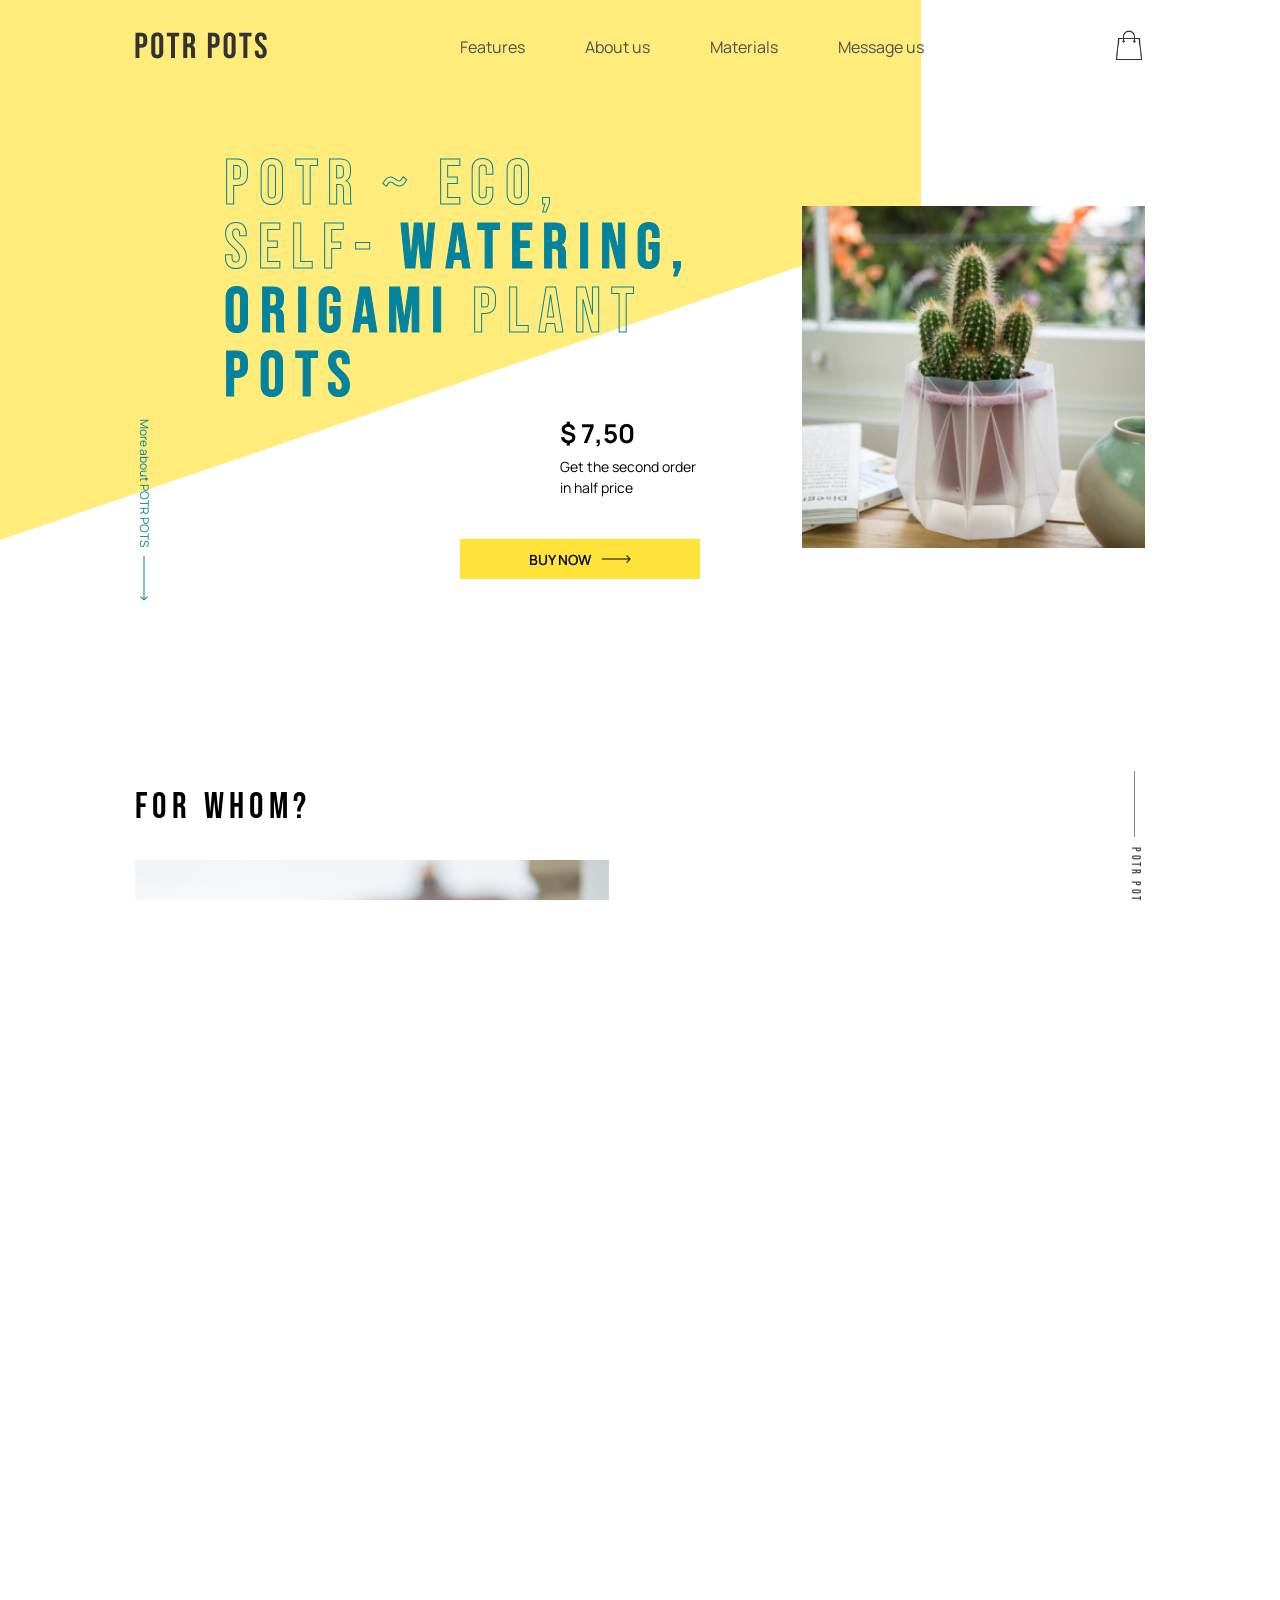
<file: index.html>
<!DOCTYPE html><html lang="en" class="page"><head><meta charset="UTF-8"><meta name="viewport" content="width=device-width, initial-scale=1.0"><title>Potr Pots</title><link rel="shortcut icon" type="image/png" href="Potr-fav.60067156.png"><link rel="preconnect" href="https://fonts.googleapis.com"><link rel="preconnect" href="https://fonts.gstatic.com"><link href="https://fonts.googleapis.com/css2?family=Bebas+Neue&display=swap" rel="stylesheet"><link href="https://fonts.googleapis.com/css2?family=Manrope:wght@400;500;700&display=swap" rel="stylesheet"><link rel="stylesheet" href="https://unpkg.com/swiper/swiper-bundle.min.css"><link rel="stylesheet" href="main.e659273b.css"></head><body class="page__body"> <header class="header" id="home"> <div class="header__content"> <div class="container header__container"> <div class="header__top"> <a href="#" class="logo"></a> <nav class="header__nav nav"> <ul class="nav__list"> <li class="nav__list-item"> <a href="#features" class="nav__link"> Features</a> </li> <li class="nav__list-item"> <a href="#potrTeam" class="nav__link">About us</a> </li> <li class="nav__list-item"> <a href="#materials" class="nav__link">Materials</a> </li> <li class="nav__list-item"> <a href="#questions" class="nav__link">Message us</a> </li> </ul> </nav> <a href="#questions" class="header__basket"> <img src="bug.172d680e.svg" alt="Basket link"> </a> <a href="#burger-menu" class="header__btn"></a> </div> <div class="header__bottom"> <div class="header__img-container"> <img src="SMall pot smal (1).9feee4d3.jpg" alt="pots image" class="header__img"> </div> <h1 class="header__title"> POTR ~ Eco, <br> self- <span class="header__title header__title--fill">watering, <br> origami</span> plant <br> <span class="header__card-title header__title--fill">pots</span> </h1> <div class="header__info"> <p class="header__info-price">$ 7,50</p> <p class="header__info-text">Get the second order in half price</p> </div> <a href="#questions" class="header__buy-btn"> Buy now </a> <a class="header__scroll-down" href="#for-whom"> <p class="header__scroll-down-text"> More about POTR POTS </p> <img src="Arrow.bbb1f5ba.svg" alt="arrow" class="header__scroll-down-icon"> </a>  </div> </div> </div> </header> <nav class="page__menu burger-menu" id="burger-menu"> <div class="burger-menu__content"> <ul class="burger-menu__list"> <li class="burger-menu__list-item"> <a href="#questions" class="burger-menu__link">Basket</a> <span class="burger-menu__link-count"> 0 </span> </li> <li class="burger-menu__list-item"> <a href="#features" class="burger-menu__link"> Features</a> </li> <li class="burger-menu__list-item"> <a href="#materials" class="burger-menu__link">Materials</a> </li> <li class="burger-menu__list-item"> <a href="#potrTeam" class="burger-menu__link">About us</a> </li> <li class="burger-menu__list-item"> <a href="#questions" class="burger-menu__link">Message us</a> </li> </ul> <div class="burger-menu__bottom"> <a href="#" class="burger-menu__close"> <span class="burger-menu__close-text">Close</span> <img src="close.c94136f2.svg" alt="close button"> </a> </div> </div> </nav> <main class="page__main"> <section class="page__section for-whom" id="for-whom"> <div class="container"> <h1 class="for-whom__title">For whom?</h1> <div class="for-whom__cards"> <div class="for-whom__card for-whom__card--one"> <img src="card1photo.e434ea79.jpg" alt="pots photo" class="for-whom__card-photo for-whom__card-photo--one"> <div class="for-whom__card-about"> <div class="for-whom__card-pre"> <span>*</span> <p>Robust</p> </div> <div class="for-whom__card-info for-whom__card-info--one"> <img src="nomber1.4973f5aa.svg" alt="number one"> <div class="for-whom__card-text"> <h2 class="for-whom__card-title"> For those who value durable things </h2> <p class="for-whom__card-paragraph"> Don’t worry if you happen to knock your POTR on the floor, unlike a traditional ceramic pot it will take the fall in its stride. </p> </div> </div> </div> </div> <div class="for-whom__card for-whom__card--two"> <img src="card2photo.8587a9f5.jpg" alt="pots photo" class="for-whom__card-photo for-whom__card-photo--two"> <div class="for-whom__card-about"> <div class="for-whom__card-pre for-whom__card-pre--two"> <span>*</span> <p>Beautiful </p> </div> <div class="for-whom__card-info for-whom__card-info--two"> <img src="nomber2.75dc4533.svg" alt="number two"> <div class="for-whom__card-text"> <h2 class="for-whom__card-title"> For those who love modern design </h2> <p class="for-whom__card-paragraph"> We strived to achieve something that would look beautiful in your home while being incredibly functional and intuitive to use. </p> </div> </div> </div> </div> <div class="for-whom__card for-whom__card--three"> <img src="card3photo.be8e22d6.jpg" alt="pots photo" class="for-whom__card-photo for-whom__card-photo--three"> <div class="for-whom__card-about"> <div class="for-whom__card-pre for-whom__card-pre--three"> <span>*</span> <p>Saves time</p> </div> <div class="for-whom__card-info for-whom__card-info--three"> <img src="nomber3.093a4211.svg" alt="number three"> <div class="for-whom__card-text"> <h2 class="for-whom__card-title"> For those who don't have enough time to regular water indoor plants </h2> <p class="for-whom__card-paragraph"> Water is drawn up through the cotton by the plant using tried and tested wicking technology. It's particularly useful if you aren’t able to water them yourself on a regular basis! </p> </div> </div> </div> </div> </div> </div> <a href="#" class="for-whom__vertical">POTR POTS</a> <a href="#" class="for-whom__vertical for-whom__vertical--left"> POTR POTS </a> </section> <section class="page__section features" id="features"> <div class="container"> <h1 class="features__title"> Potr pots <span class="features__title features__title--fill">features</span> </h1> <div class="features__cards"> <div class="features__card"> <img src="features1img.bdab837b.jpg" alt="potr pots image" class="features__card-img"> <h3 class="features__card-title"> Flat pack postage </h3> <p class="features__card-text"> The pots will be shipped flat packed so they can be slipped through your letter box </p> </div> <div class="features__card"> <img src="features2img.22b4a0a3.jpg" alt="potr pots image" class="features__card-img"> <h3 class="features__card-title"> Easy assembly </h3> <p class="features__card-text"> POTR Pots are super easy (and super satisfying) to assemble using the quick draw cotton cord </p> </div> <div class="features__card"> <img src="features3img.82f98dfc.jpg" alt="potr pots image" class="features__card-img"> <h3 class="features__card-title"> Self-watering </h3> <p class="features__card-text"> Simply add water into the pot — if your plant is thirsty it will automatically start drinking the water through the cotton cord. Magic! </p> </div> </div> </div> </section> <section class="page__section potrTeam" id="potrTeam"> <div class="container"> <h2 class="potrTeam__title"> Meet the POTR team! </h2> <div class="potrTeam__content"> <h1 class="potrTeam__member potrTeam__member--1"> Martin </h1> <img src="potrTeam.6d8b7070.jpg" alt="potr team" class="potrTeam__img"> <p class="potrTeam__text"> Andy and Martin are experienced product designers with a love of plants and the environment. They have over ten years combined industry experience in bringing products to market at some of the worlds largest consumer product companies. <br> <br> Having studied Product Design Engineering together at the Glasgow School of Art, they have a long history of working as a team on a variety of design projects. </p> <h1 class="potrTeam__member potrTeam__member--2"> Andy </h1> </div> </div> </section> <section class="page__section materials" id="materials"> <div class="materials-mobile"> <div class="container"> <h1 class="materials-mobile__title">Materials and Features</h1> <img src="sliderImg.7094cf62.jpg" alt="material image" class="materials-mobile__img"> <div class="swiper"> <div class="swiper-wrapper"> <div class="swiper-slide"> We have chosen Bobbiny recycled cotton cord to use as our draw string and wicking cord. Not only is it 100% recycled, it looks great and works really well at wicking water. </div> <div class="swiper-slide"> Shipped flat packed so they can be slipped through your letterbox, POTR Pots have the smallest carbon footprint possible during transit. </div> <div class="swiper-slide"> Once assembled the cotton cord doubles as the watering system, allowing your plants to self-regulate their water intake using tried and tested wicking technology. </div> <div class="swiper-slide"> POTR pots are flat pack, origami planters designed to self-water your plants, made from recycled materials. </div> <div class="swiper-slide"> POTR Pots are constructed using recycled polypropylene which can be fully recycled. </div> </div> <div class="swiper-pagination"></div> </div> </div> </div> <div class="container"> <div class="materials__content"> <h1 class="materials__title">Materials and <br> Features</h1> <div class="materials__info"> <h3 class="materials__info-title">Environmentally friendly</h3> <p class="materials__info-text"> All materials used in our pots are made from <span class="materials__info-text--bold"> 100% recycled materials </span> and are <span class="materials__info-text--bold"> 100% recyclable at the end of life </span> (should you ever choose to get rid of your POTR!). All materials have been sourced from within Europe to reduce our carbon footprint when transporting the raw materials, and all manufacturing is carried out in the UK. </p> </div> <img src="sliderImg.7094cf62.jpg" alt="potr background image" class="materials__img"> <div class="materials__button-container"> <button type="button" class="materials__toggle-button materials__toggle-button--1"> </button> <button type="button" class="materials__toggle-button materials__toggle-button--2"> </button> <button type="button" class="materials__toggle-button materials__toggle-button--3"> </button> <button class="materials__toggle-button materials__toggle-button--4"> </button> <button type="button" class="materials__toggle-button materials__toggle-button--5"> </button> </div> <div class="materials__text-container"> <p class="materials__toggle-text materials__toggle-text--1 hiddenText"> POTR Pots are constructed using recycled polypropylene which can be fully recycled. </p> <p class="materials__toggle-text materials__toggle-text--2 hiddenText"> POTR pots are flat pack, origami planters designed to self-water your plants, made from recycled materials. </p> <p class="materials__toggle-text materials__toggle-text--3 hiddenText"> Once assembled the cotton cord doubles as the watering system, allowing your plants to self-regulate their water intake using tried and tested wicking technology. </p> <p class="materials__toggle-text materials__toggle-text--4 hiddenText"> Shipped flat packed so they can be slipped through your letterbox, POTR Pots have the smallest carbon footprint possible during transit. </p> <p class="materials__toggle-text materials__toggle-text--5 hiddenText"> We have chosen Bobbiny recycled cotton cord to use as our draw string and wicking cord. Not only is it 100% recycled, it looks great and works really well at wicking water. </p> </div> <a href="#" class="materials__vertical">POTR POTS</a> <a href="#" class="materials__vertical materials__vertical--left"> POTR POTS </a> </div> </div> </section> <section class="page__section size"> <div class="container"> <h1 class="size__title"> Which size POTR for my house plant ? </h1> <div class="size__contant"> <p class="size__intro"> Pre potted plants come in fairly standard sized pots, and can be classified into one of two categories: </p> <img src="size.1c4c5d6f.jpg" alt="size patterns" class="size__img"> <div class="size__categories"> <div class="size__category"> <h3 class="size__category-title"> large </h3> <p class="size__category-text"> Large POTR Pot = 14cm diameter (1.5 litre) house plant pot or less </p> </div> <div class="size__category"> <h3 class="size__category-title"> Small </h3> <p class="size__category-text"> Small POTR Pot = 10cm diameter (0.49 litre) house plant pot or less </p> </div> </div> <p class="size__post-info"> POTR Pots have a little bit of give around the top rim so can fit slightly larger sizes than the recommended sizes stated above if necessary. </p> </div> </div> </section> <section class="page__section benefits"> <div class="container"> <div class="benefits__content"> <img src="benefits.3059c77d.jpg" alt="pots benefits photos" class="benefits__img"> <ul class="benefits__list"> <li class="benfits__list-item list-item"> <h3 class="list-item__title"> Easy assembly </h3> <p class="list-item__description"> Pull the draw string to assemble! </p> </li> <li class="benfits__list-item list-item"> <h3 class="list-item__title"> Self-watering </h3> <p class="list-item__description"> Add water to POTR and watch your plant drink! </p> </li> <li class="benfits__list-item list-item"> <h3 class="list-item__title"> Flat pack postage </h3> <p class="list-item__description"> POTR pots arrive flat packed in an envelope! </p> </li> </ul> <div class="benefits__buy-block"> <a href="#questions" class="benefits__buy-button"> Buy now </a> <p class="benefits__discount-value"> 50% off </p> <p class="benefits__discount-description"> Get the second order in half price </p> </div> <a href="#features" class="benefits__vertical">POTR Pots Features</a> </div> </div> </section> <section class="page__section questions" id="questions"> <div class="container"> <h1 class="questions__title"> Have any questions? </h1> <div class="questions__content"> <form action="#" method="post" class="questions__form form"> <p class="form__intro"> Here few ways to get in touch with us: </p> <h3 class="form__title"> Message us </h3> <input placeholder="Name" type="text" name="name" class="form__field" required> <input placeholder="Email" type="email" name="email" class="form__field" required> <textarea placeholder="Message" name="message" class="form__field form__field--message" required></textarea> <button class="form__button" type="submit"> Submit </button> </form> <ul class="questions__contacts-list"> <li class="questions__contacts-item"> <a href="tel:(270) 555-0117" class="questions__contacts-link"> <h3 class="questions__contacts-title"> Our phone </h3> <p class="questions__contacts-value"> (270) 555-0117 </p> </a> </li> <li class="questions__contacts-item"> <a href="mailto:potrpots@gmail.com" class="questions__contacts-link"> <h3 class="questions__contacts-title"> Our email </h3> <p class="questions__contacts-value"> potrpots@gmail.com </p> </a> </li> <li class="questions__contacts-item"> <a href="https://goo.gl/maps/9dGsAfGgkXoHfzZM7" class="questions__contacts-link" target="_blank"> <h3 class="questions__contacts-title"> Our office </h3> <p class="questions__contacts-value"> United Kingdom 99 Staple Hill Road, Bristol, BS16 5AD </p> </a> </li> </ul> </div> </div> </section> </main> <footer class="footer"> <div class="footer__adrres-block"> <h3 class="footer__adrres-title"> Adrress </h3> <p class="footer__adrres-text"> United Kingdom 99 Staple Hill Road, Bristol, BS16 5AD </p> </div> <div class="footer__social-block"> <div class="footer__social-media"> <a href="https://twitter.com" class="footer__social-network" target="_blank"> <img src="twiter.0d78063b.svg" alt="twitter link" class="footer__social-icon"> </a> <a href="https://www.instagram.com/potrpots" class="footer__social-network" target="_blank"> <img src="instagram.7638a90b.svg" alt="instagram link" class="footer__social-icon"> </a> <a href="https://www.facebook.com/potrpots/" class="footer__social-network" target="_blank"> <img src="facebook.79e4e051.svg" alt="facebook link" class="footer__social-icon"> </a> </div> <a class="footer__logo" href="#"> <img src="POTR-POTS.8514d000.png" alt="home link"> </a> </div> <div class="footer__about-us"> <a href="#potrTeam" class="footer__about-us-link"> About us </a> <p class="footer__about-us-copyright">Copyright © 2023</p> </div> </footer> <script src="https://unpkg.com/swiper/swiper-bundle.min.js"></script> <script type="text/javascript" src="main.9934243e.js"></script> </body></html>
</file>
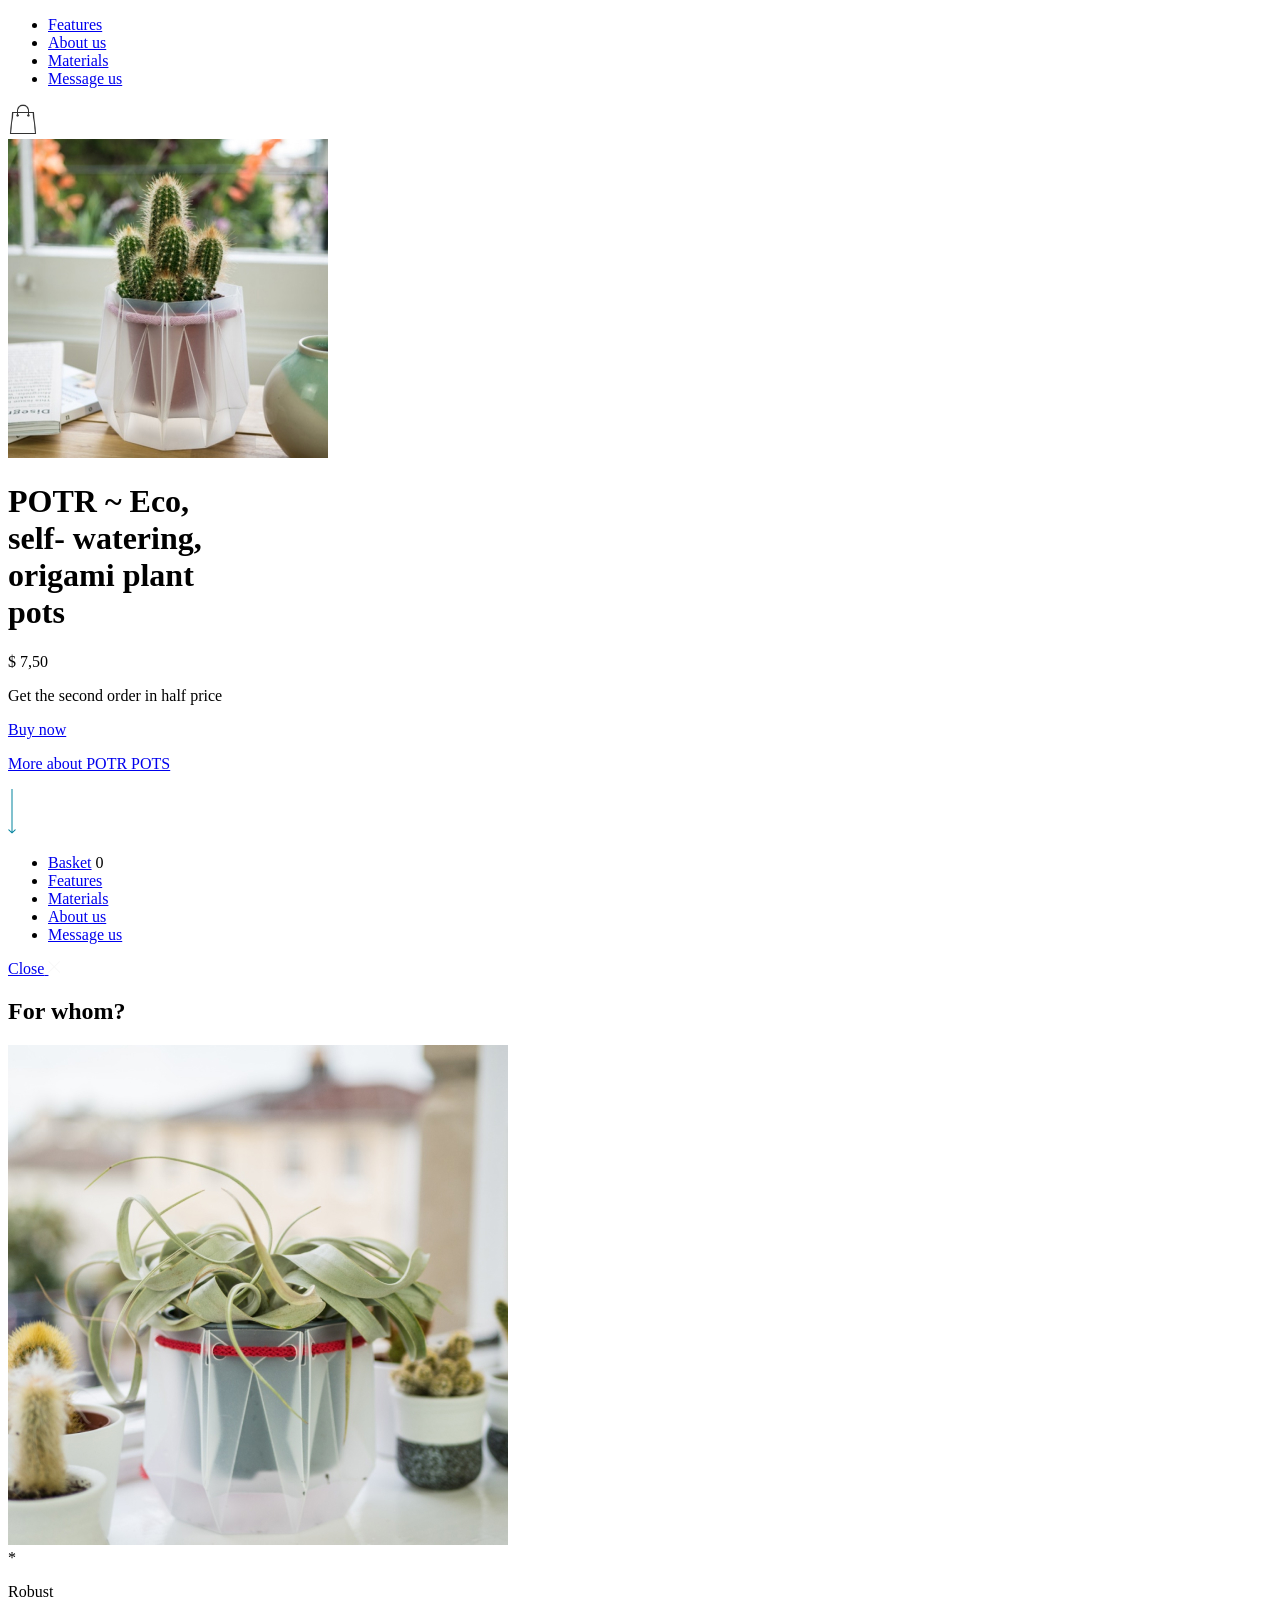
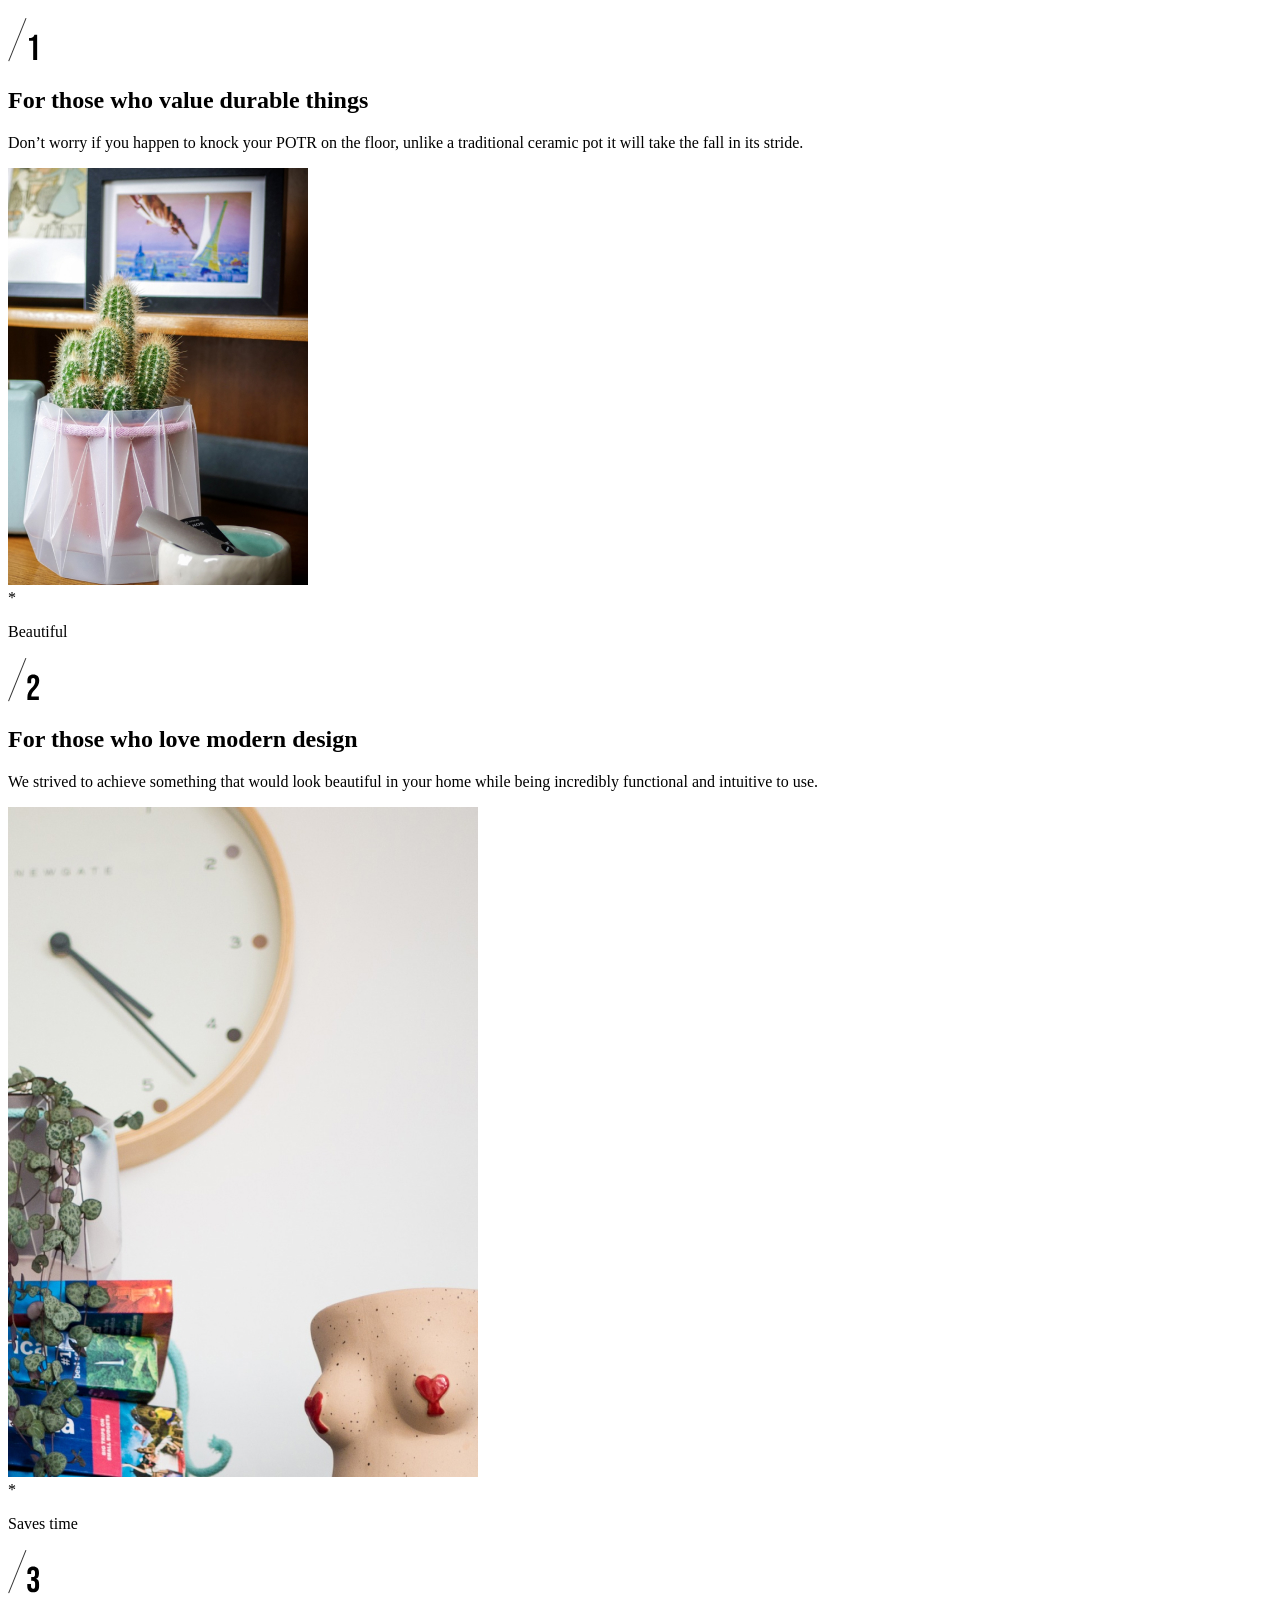
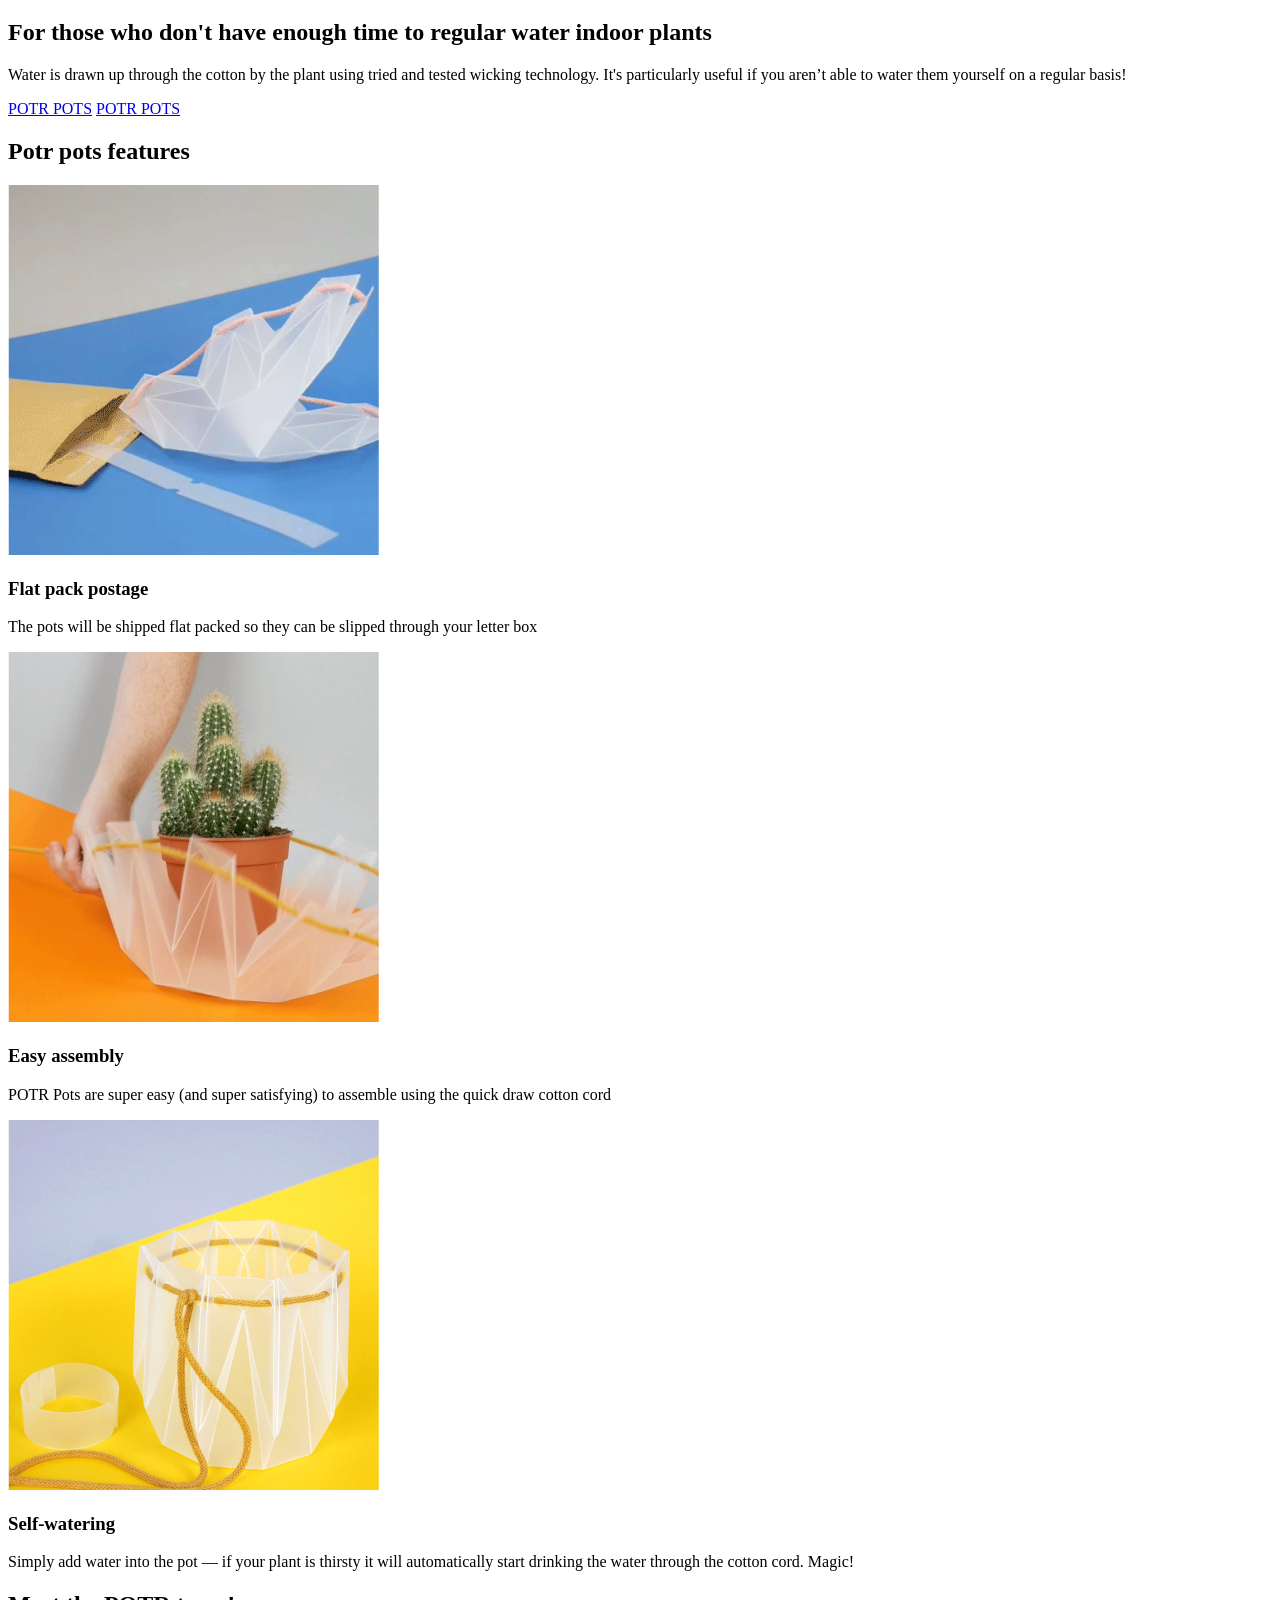
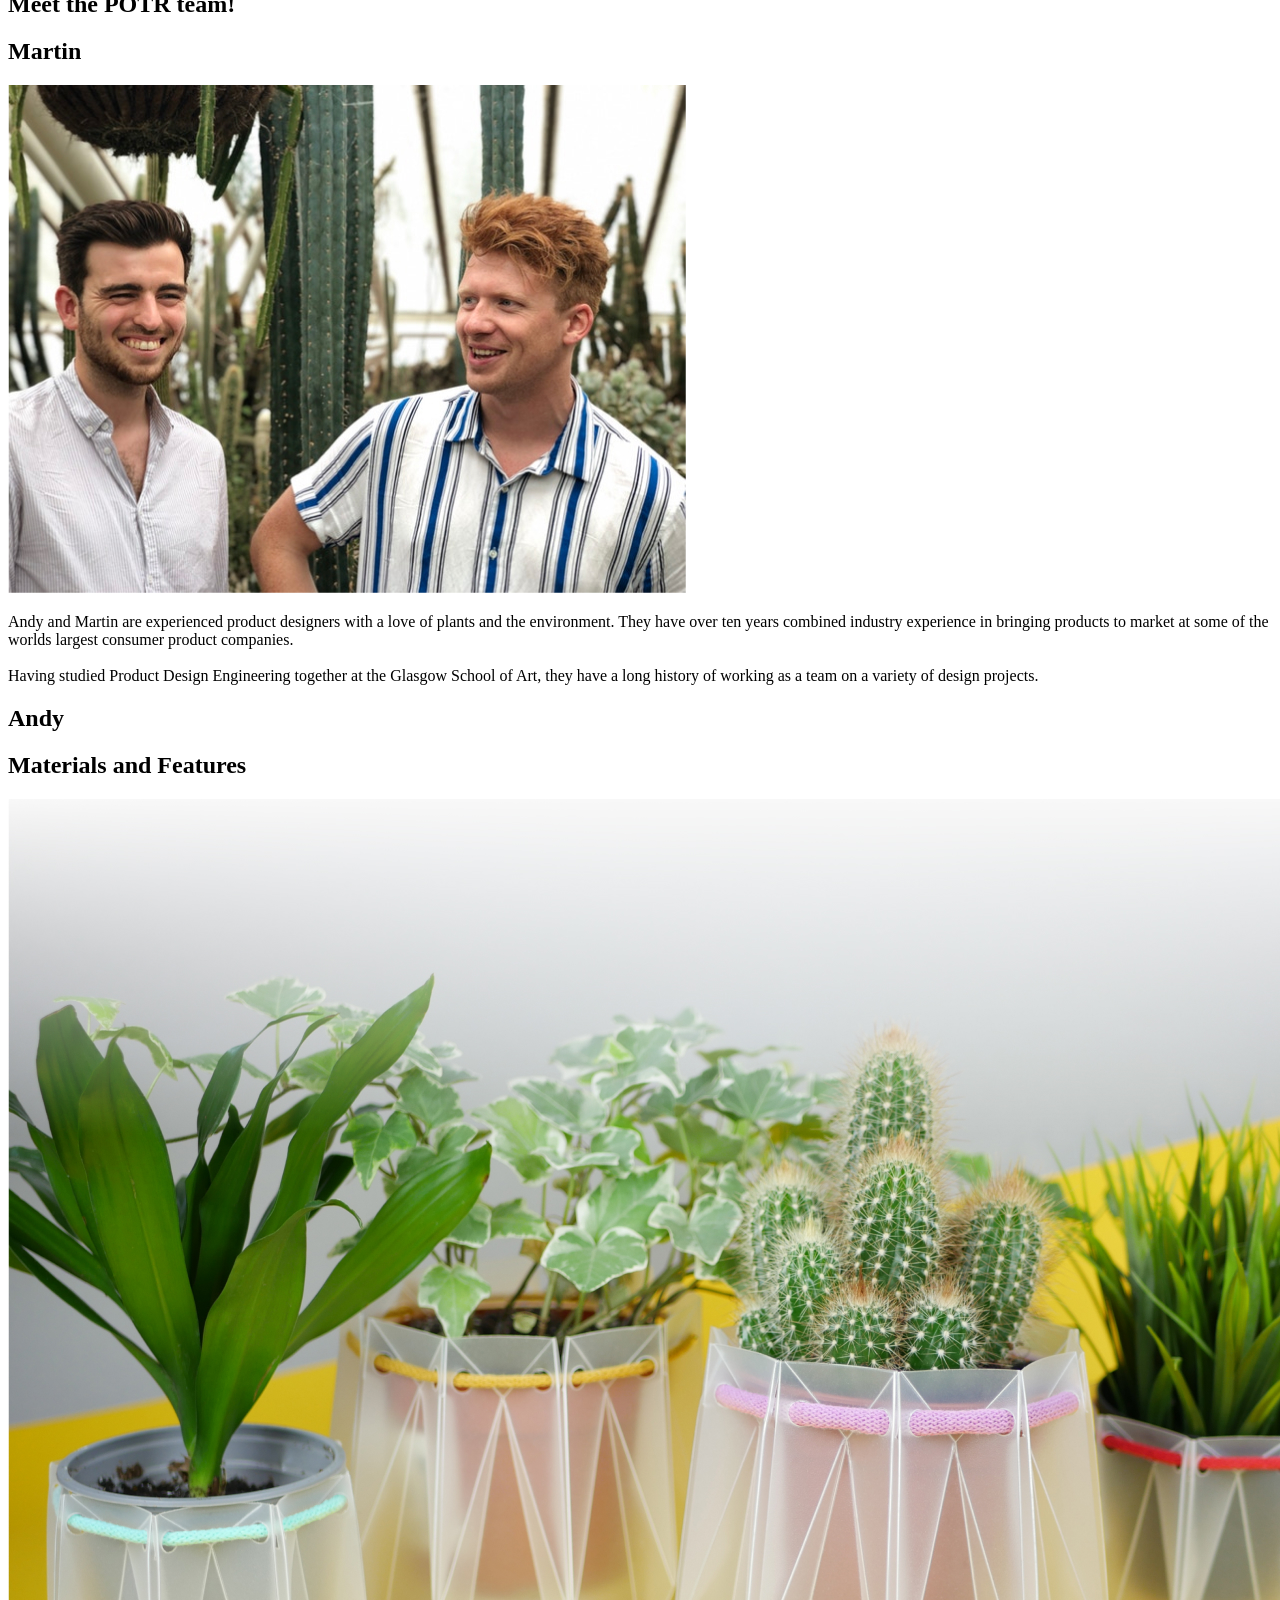
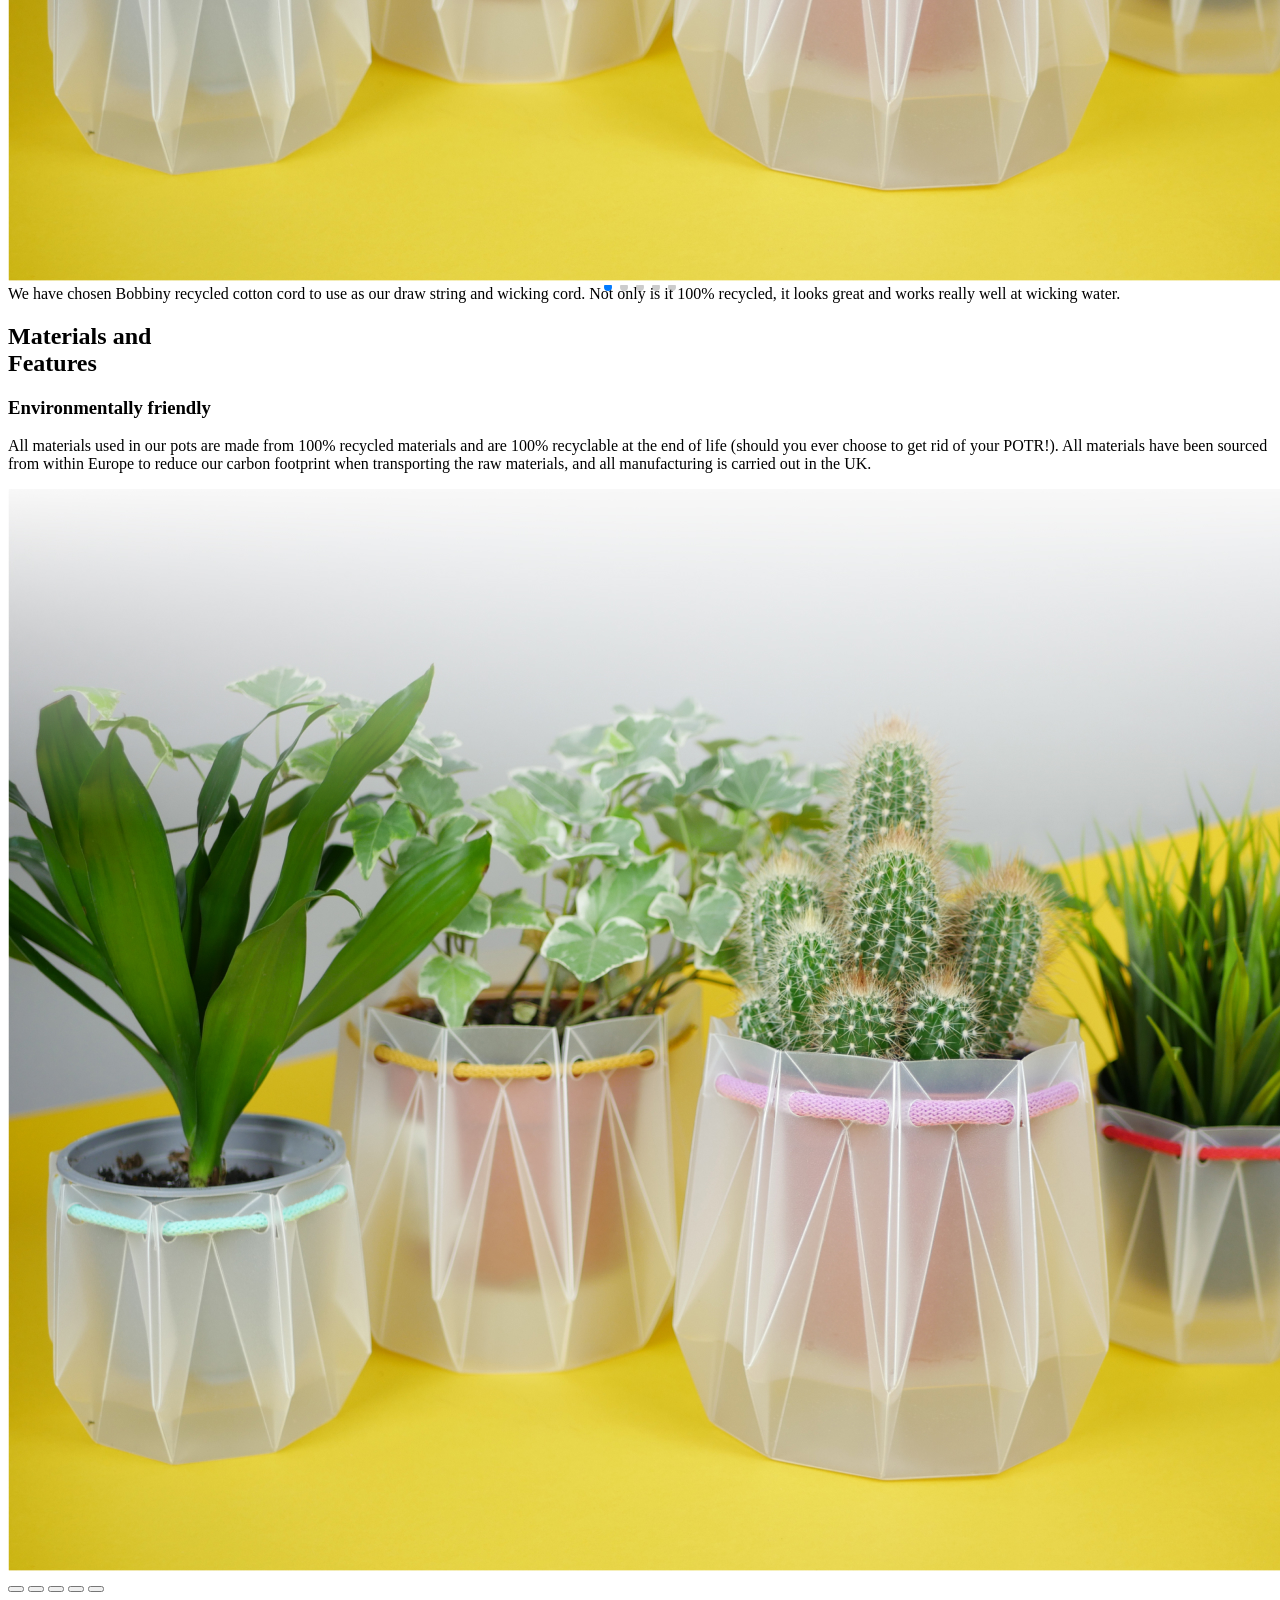
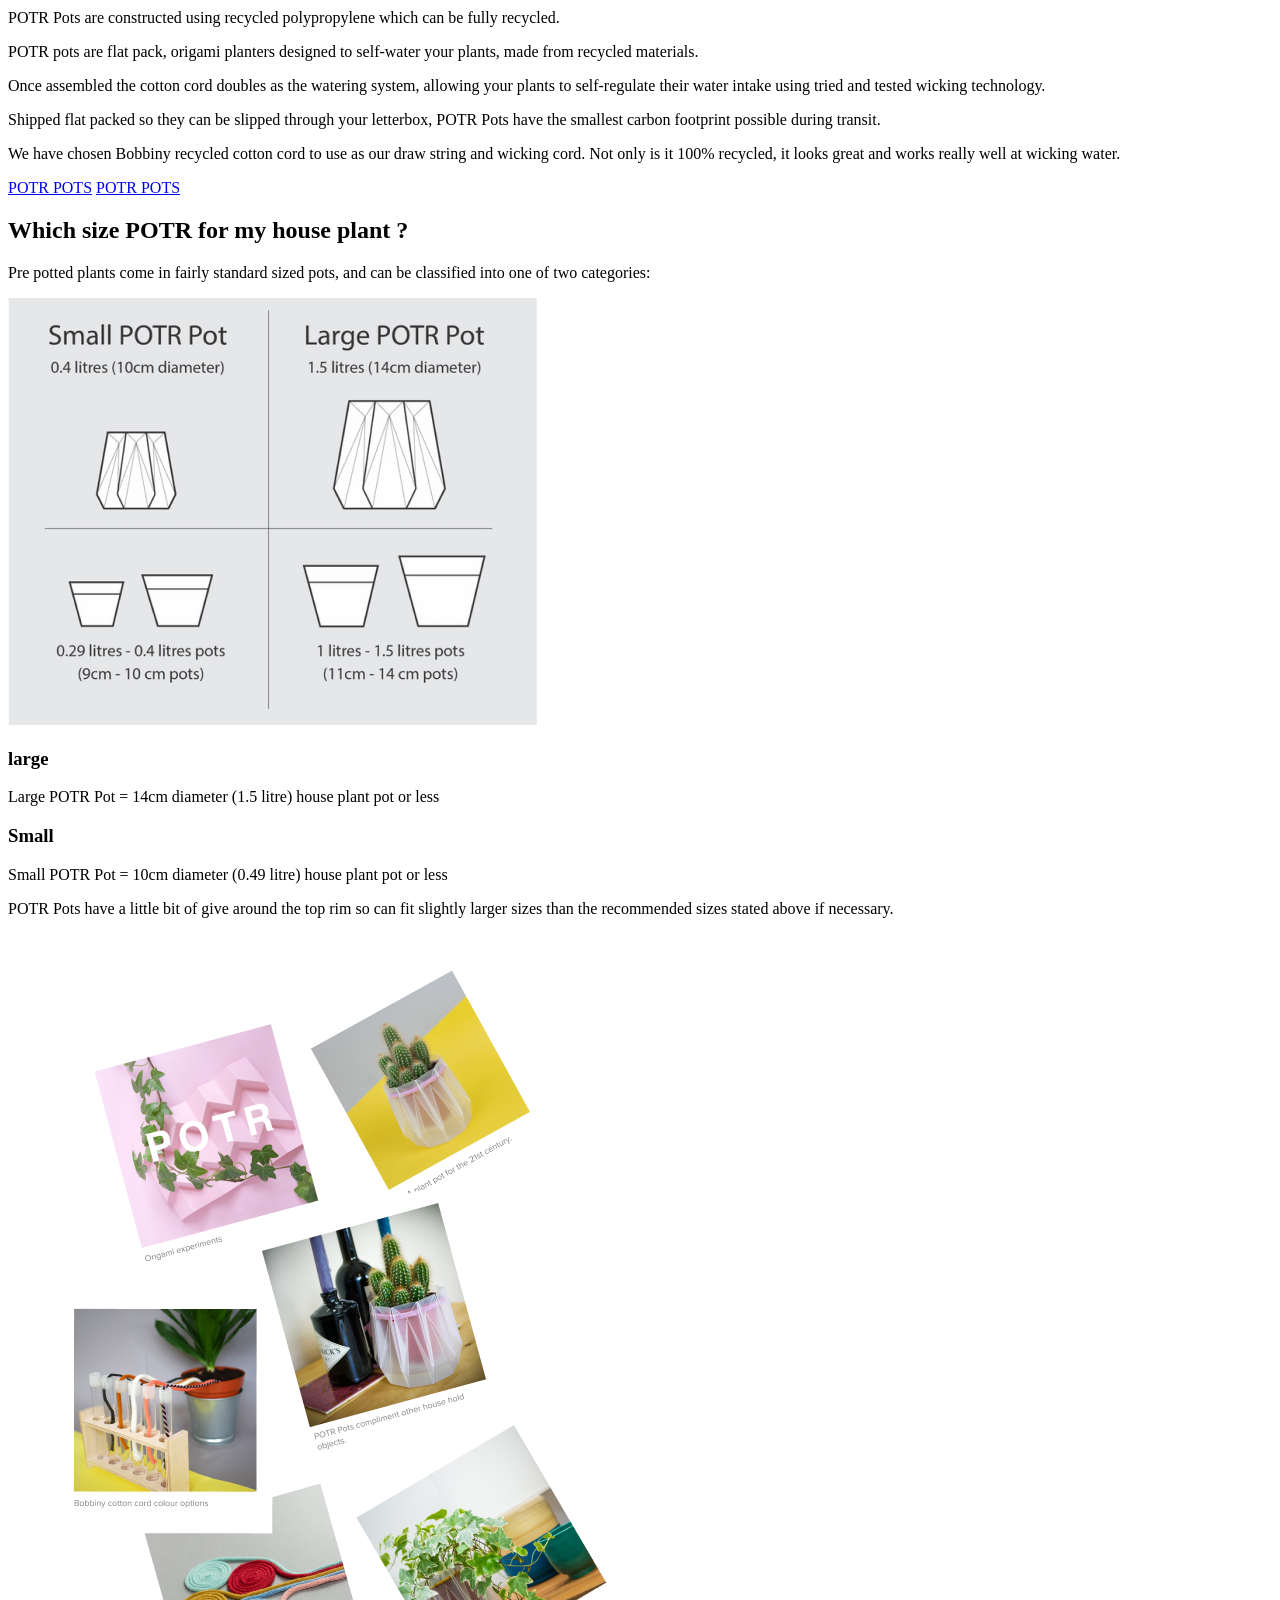
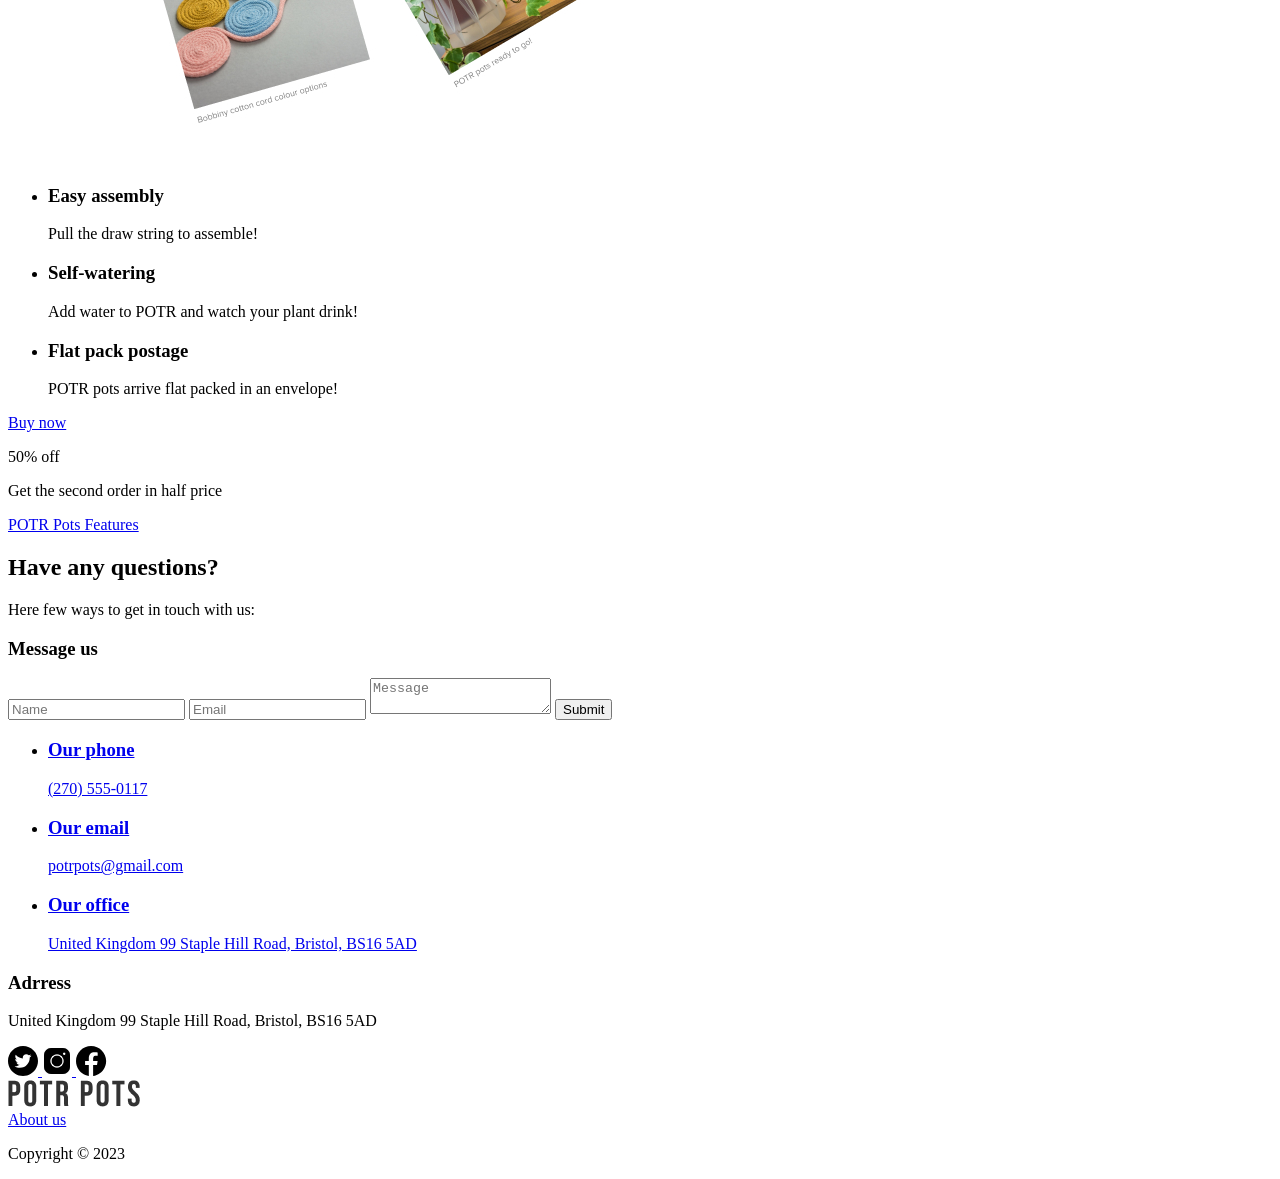
<file: src/index.html>
<!DOCTYPE html>
<html lang="en" class="page">
  <head>
    <meta charset="UTF-8">
    <meta name="viewport" content="width=device-width, initial-scale=1.0">
    <title>Potr Pots</title>
    <link
      rel="shortcut icon"
      type="image/png"
      href="./icons/Potr-fav.png">
    <link rel="preconnect" href="https://fonts.googleapis.com">
    <link rel="preconnect" href="https://fonts.gstatic.com">
    <link href="https://fonts.googleapis.com/css2?family=Bebas+Neue&display=swap" rel="stylesheet">
    <link href="https://fonts.googleapis.com/css2?family=Manrope:wght@400;500;700&display=swap" rel="stylesheet">
    <link rel="stylesheet" href="https://unpkg.com/swiper/swiper-bundle.min.css">
    <link rel="stylesheet" href="./styles/main.scss">
  </head>
  <body class="page__body">
    <header class="header " id="home">
      <div class="header__content">
        <div class="container header__container">
          <div class="header__top">
            <a href="#" class="logo"></a>

            <nav class="header__nav nav">
              <ul class="nav__list">

                <li class="nav__list-item">
                  <a href="#features" class="nav__link"> Features</a>
                </li>

                <li class="nav__list-item">
                  <a href="#potrTeam" class="nav__link">About us</a>
                </li>

                <li class="nav__list-item">
                  <a href="#materials" class="nav__link">Materials</a>
                </li>

                <li class="nav__list-item">
                  <a href="#questions" class="nav__link">Message us</a>
                </li>

              </ul>
            </nav>

            <a href="#questions" class="header__basket">
              <img src="./icons/bug.svg" alt="Basket link">
            </a>

            <a href="#burger-menu" class="header__btn"></a>
          </div>

          <div class="header__bottom">
            <div class="header__img-container">
              <img
                src="./images/SMall pot smal (1).jpg"
                alt="pots image"
                class="header__img"
              >
            </div>

            <h1 class="header__title">
              POTR ~ Eco, <br> self-
              <span class="header__title header__title--fill">watering, <br> origami</span>
              plant <br>
              <span class="header__card-title header__title--fill">pots</span>
            </h1>

            <div class="header__info">
              <p class="header__info-price">$ 7,50</p>
              <p class="header__info-text">Get the second order in half price</p>
            </div>

            <a href="#questions" class="header__buy-btn">
              Buy now
            </a>

            <a class="header__scroll-down" href="#for-whom">
              <p class="header__scroll-down-text">
                More about POTR POTS
              </p>

              <img
              src="./icons/Arrow.svg"
              alt="arrow"
              class="header__scroll-down-icon"
            >
            </a>


            </img>
          </div>
        </div>
      </div>
    </header>

    <nav class="page__menu burger-menu" id="burger-menu">
      <div class="burger-menu__content">
        <ul class="burger-menu__list">
          <li class="burger-menu__list-item">
            <a href="#questions" class="burger-menu__link">Basket</a>
            <span class="burger-menu__link-count">
              0
            </span>
          </li>

          <li class="burger-menu__list-item">
            <a href="#features" class="burger-menu__link"> Features</a>
          </li>

          <li class="burger-menu__list-item">
            <a href="#materials" class="burger-menu__link">Materials</a>
          </li>

          <li class="burger-menu__list-item">
            <a href="#potrTeam" class="burger-menu__link">About us</a>
          </li>

          <li class="burger-menu__list-item">
            <a href="#questions" class="burger-menu__link">Message us</a>
          </li>

        </ul>

        <div class="burger-menu__bottom">
          <a href="#" class="burger-menu__close">
            <span class="burger-menu__close-text">Close</span>
            <img src="./icons/close.svg" alt="close button">
          </a>
        </div>
      </div>
    </nav>

    <main class="page__main">
      <section class="page__section for-whom" id="for-whom">
        <div class="container">
          <h1 class="for-whom__title">For whom?</h1>
          <div class="for-whom__cards">
            <div class="for-whom__card for-whom__card--one">
              <img
                src="./images/card1photo.jpg"
                alt="pots photo"
                class="for-whom__card-photo for-whom__card-photo--one"
              >

              <div class="for-whom__card-about">
                <div class="for-whom__card-pre">
                  <span>*</span>
                  <p>Robust</p>
                </div>

                <div class="for-whom__card-info  for-whom__card-info--one">
                  <img src="./icons/nomber1.svg" alt="number one">
                  <div class="for-whom__card-text">
                    <h2 class="for-whom__card-title">
                      For those who value durable things
                    </h2>

                    <p class="for-whom__card-paragraph">
                      Don’t worry if you happen to knock your POTR on the floor,
                      unlike a traditional ceramic pot it will take the fall in its stride.
                    </p>
                  </div>
                </div>


              </div>
            </div>
            <div class="for-whom__card for-whom__card--two">
              <img
                src="./images/card2photo.jpg"
                alt="pots photo"
                class="for-whom__card-photo for-whom__card-photo--two"
              >

              <div class="for-whom__card-about">
                <div class="for-whom__card-pre for-whom__card-pre--two">
                  <span>*</span>
                  <p>Beautiful </p>
                </div>

                <div class="for-whom__card-info  for-whom__card-info--two">
                  <img src="./icons/nomber2.svg" alt="number two">
                  <div class="for-whom__card-text">
                    <h2 class="for-whom__card-title">
                      For those who love modern design
                    </h2>

                    <p class="for-whom__card-paragraph">
                      We strived to achieve something that would look beautiful in
                      your home while being incredibly functional and intuitive to use.
                    </p>
                  </div>
                </div>
              </div>
            </div>
            <div class="for-whom__card for-whom__card--three">
              <img
                src="./images/card3photo.jpg"
                alt="pots photo"
                class="for-whom__card-photo for-whom__card-photo--three"
              >

              <div class="for-whom__card-about">
                <div class="for-whom__card-pre for-whom__card-pre--three">
                  <span>*</span>
                  <p>Saves time</p>
                </div>

                <div class="for-whom__card-info  for-whom__card-info--three">
                  <img src="./icons/nomber3.svg" alt="number three">
                  <div class="for-whom__card-text">
                    <h2 class="for-whom__card-title">
                      For those who don't have enough time to regular water indoor plants
                    </h2>

                    <p class="for-whom__card-paragraph">
                      Water is drawn up through the cotton by the plant using tried and tested wicking technology.
                      It's particularly useful if you aren’t able to water them yourself on a regular basis!
                    </p>
                  </div>
                </div>
              </div>
            </div>
          </div>
        </div>
        <a href="#" class="for-whom__vertical">POTR POTS</a>
        <a href="#" class="for-whom__vertical for-whom__vertical--left">
          POTR POTS
        </a>
      </section>
      <section class="page__section features" id="features">
        <div class="container">
          <h1 class="features__title">
            Potr pots
            <span class="features__title features__title--fill">features</span>
          </h1>
          <div class="features__cards">
            <div class="features__card">
              <img
                src="./images/features1img.jpg"
                alt="potr pots image"
                class="features__card-img"
              >

              <h3 class="features__card-title">
                Flat pack postage
              </h3>

              <p class="features__card-text">
                The pots will be shipped flat packed so
                they can be slipped through your letter box
              </p>
            </div>
            <div class="features__card">
              <img
                src="./images/features2img.jpg"
                alt="potr pots image"
                class="features__card-img"
              >

              <h3 class="features__card-title">
                Easy assembly
              </h3>

              <p class="features__card-text">
                POTR Pots are super easy (and super satisfying) to
                assemble using the quick draw cotton cord
              </p>
            </div>
            <div class="features__card">
              <img
                src="./images/features3img.jpg"
                alt="potr pots image"
                class="features__card-img"
              >

              <h3 class="features__card-title">
                Self-watering
              </h3>

              <p class="features__card-text">
                Simply add water into the pot — if your plant is thirsty
                it will automatically start drinking the water through the cotton cord. Magic!
              </p>
            </div>
          </div>
        </div>
      </section>

      <section class="page__section potrTeam" id="potrTeam">
        <div class="container">
          <h2 class="potrTeam__title">
            Meet the POTR team!
          </h2>
          <div class="potrTeam__content">
            <h1 class="potrTeam__member potrTeam__member--1">
              Martin
            </h1>
            <img
              src="./images/potrTeam.jpg"
              alt="potr team"
              class="potrTeam__img"
            >
            <p class="potrTeam__text">
              Andy and Martin are experienced product designers with a
              love of plants and the environment. They have over ten years combined industry experience in
              bringing products to market at some of the worlds largest consumer product companies.
              <br>
              <br>
              Having studied Product Design Engineering together at
              the Glasgow School of Art, they have a long history of working
              as a team on a variety of design projects.
            </p>

            <h1 class="potrTeam__member potrTeam__member--2">
              Andy
            </h1>
          </div>
        </div>
      </section>
      <section class="page__section materials" id="materials">
        <div class="materials-mobile">
          <div class="container">
            <h1 class="materials-mobile__title">Materials and Features</h1>

            <img
              src="./images/sliderImg.jpg"
              alt="material image"
              class="materials-mobile__img"
            >

            <div class="swiper">
              <div class="swiper-wrapper">
                <div class="swiper-slide">
                  We have chosen Bobbiny recycled cotton cord to use as our draw string and wicking cord. Not only is it 100% recycled, it looks great and works really well at wicking water.
                </div>
                <div class="swiper-slide">
                  Shipped flat packed so they can be slipped through your letterbox, POTR Pots have the smallest carbon footprint possible during transit.
                </div>
                <div class="swiper-slide">
                  Once assembled the cotton cord doubles as the watering system, allowing your plants to self-regulate their water intake using tried and tested wicking technology.
                </div>
                <div class="swiper-slide">
                  POTR pots are flat pack, origami planters designed to self-water your plants, made from recycled materials.
                </div>
                <div class="swiper-slide">
                  POTR Pots are constructed using recycled polypropylene which can be fully recycled.
                </div>
              </div>
              <div class="swiper-pagination"></div>
            </div>
          </div>
        </div>
        <div class="container">
          <div class="materials__content">
            <h1 class="materials__title">Materials and <br> Features</h1>
            <div class="materials__info">
              <h3 class="materials__info-title">Environmentally friendly</h3>
              <p class="materials__info-text">
                All materials used in our pots are made from
                <span class="materials__info-text--bold">
                  100% recycled materials
                </span>
                and are
                <span class="materials__info-text--bold">
                  100% recyclable at the end of life
                </span>
                (should you ever choose to get rid of your POTR!). All materials have been sourced from within Europe to reduce our carbon footprint when transporting the raw materials, and all manufacturing is carried out in the UK.
              </p>
            </div>

            <img
              src="./images/sliderImg.jpg"
              alt="potr background image"
              class="materials__img"
            >
            <div class="materials__button-container">
              <button
                type="button"
                class="materials__toggle-button materials__toggle-button--1"
              >
              </button>
              <button
                type="button"
                class="materials__toggle-button  materials__toggle-button--2"
              >
              </button>
              <button
                type="button"
                class="materials__toggle-button  materials__toggle-button--3"
              >
              </button>
              <button
                class="materials__toggle-button  materials__toggle-button--4"
              >
              </button>
              <button
                type="button"
                class="materials__toggle-button  materials__toggle-button--5"
              >
              </button>
            </div>

            <div class="materials__text-container">
              <p class="materials__toggle-text materials__toggle-text--1 hiddenText">
                POTR Pots are constructed using recycled polypropylene which can be fully recycled.
              </p>
              <p class="materials__toggle-text materials__toggle-text--2 hiddenText">
                POTR pots are flat pack, origami planters designed to self-water your plants, made from recycled materials.
              </p>
              <p class="materials__toggle-text materials__toggle-text--3 hiddenText">
                Once assembled the cotton cord doubles as the watering system, allowing your plants to self-regulate their water intake using tried and tested wicking technology.
              </p>
              <p class="materials__toggle-text materials__toggle-text--4 hiddenText">
                Shipped flat packed so they can be slipped through your letterbox, POTR Pots have the smallest carbon footprint possible during transit.
              </p>
              <p class="materials__toggle-text materials__toggle-text--5 hiddenText">
                We have chosen Bobbiny recycled cotton cord to use as our draw string and wicking cord. Not only is it 100% recycled, it looks great and works really well at wicking water.
              </p>
            </div>
            <a href="#" class="materials__vertical">POTR POTS</a>
            <a href="#" class="materials__vertical materials__vertical--left">
              POTR POTS
            </a>
          </div>
        </div>
      </section>

      <section class="page__section size">
        <div class="container">
          <h1 class="size__title">
            Which size POTR for my house plant ?
          </h1>
          <div class="size__contant">
            <p class="size__intro">
              Pre potted plants come in fairly standard sized pots, and can be classified into one of two categories:
            </p>

            <img
              src="./images/size.jpg"
              alt="size patterns"
              class="size__img"
            >

            <div class="size__categories">
              <div class="size__category">
                <h3 class="size__category-title">
                  large
                </h3>

                <p class="size__category-text">
                  Large POTR Pot = 14cm diameter (1.5 litre) house plant pot or less
                </p>
              </div>

              <div class="size__category">
                <h3 class="size__category-title">
                  Small
                </h3>

                <p class="size__category-text">
                  Small POTR Pot = 10cm diameter (0.49 litre) house plant pot or less
                </p>
              </div>
            </div>

            <p class="size__post-info">
              POTR Pots have a little bit of give around the top rim so can fit slightly larger sizes than the recommended sizes stated above if necessary.
            </p>
          </div>
        </div>
      </section>

      <section class="page__section benefits">
        <div class="container">
          <div class="benefits__content">
            <img
              src="./images/benefits.jpg"
              alt="pots benefits photos"
              class="benefits__img"
            >

            <ul class="benefits__list">
              <li class="benfits__list-item list-item">
                <h3 class="list-item__title">
                  Easy assembly
                </h3>

                <p class="list-item__description">
                  Pull the draw string to assemble!
                </p>
              </li>

              <li class="benfits__list-item list-item">
                <h3 class="list-item__title">
                  Self-watering
                </h3>

                <p class="list-item__description">
                  Add water to POTR and watch your plant drink!
                </p>
              </li>

              <li class="benfits__list-item list-item">
                <h3 class="list-item__title">
                  Flat pack postage
                </h3>

                <p class="list-item__description">
                  POTR pots arrive flat packed in an envelope!
                </p>
              </li>
            </ul>

            <div class="benefits__buy-block">
              <a
                href="#questions"
                class="benefits__buy-button"
              >
                Buy now
              </a>

              <p class="benefits__discount-value">
                50% off
              </p>
              <p class="benefits__discount-description">
                Get the second order in half price
              </p>
            </div>

            <a href="#features" class="benefits__vertical">POTR Pots Features</a>
          </div>
        </div>
      </section>
      <section class="page__section questions" id="questions">
        <div class="container">
          <h1 class="questions__title">
            Have any questions?
          </h1>

          <div class="questions__content">
            <form
              action="#"
              method="post"
              class="questions__form form"
            >
              <p class="form__intro">
                Here few ways to get in touch with us:
              </p>

              <h3 class="form__title">
                Message us
              </h3>

              <input
                placeholder="Name"
                type="text"
                name="name"
                class="form__field"
                required
              >

              <input
                placeholder="Email"
                type="email"
                name="email"
                class="form__field"
                required
              >

              <textarea
                placeholder="Message"
                name="message"
                class="form__field form__field--message"
                required
              ></textarea>

              <button class="form__button" type="submit">
                Submit
              </button>
            </form>

            <ul class="questions__contacts-list">
              <li class="questions__contacts-item">
                <a href="tel:(270) 555-0117" class="questions__contacts-link">
                  <h3 class="questions__contacts-title">
                    Our phone
                  </h3>

                  <p class="questions__contacts-value">
                    (270) 555-0117
                  </p>
                </a>

              </li>

              <li class="questions__contacts-item">
                <a href="mailto:potrpots@gmail.com" class="questions__contacts-link">
                  <h3 class="questions__contacts-title">
                    Our email
                  </h3>
                  <p class="questions__contacts-value">
                    potrpots@gmail.com
                  </p>
                </a>
              </li>

              <li class="questions__contacts-item">
                <a
                  href="https://goo.gl/maps/9dGsAfGgkXoHfzZM7"
                  class="questions__contacts-link"
                  target="_blank"
                >
                  <h3 class="questions__contacts-title">
                    Our office
                  </h3>
                  <p class="questions__contacts-value">
                    United Kingdom  99 Staple Hill Road, Bristol, BS16 5AD
                  </p>
                </a>
              </li>
            </ul>
          </div>
        </div>
      </section>
    </main>
    <footer class="footer">
      <div class="footer__adrres-block">
        <h3 class="footer__adrres-title">
          Adrress
        </h3>
        <p class="footer__adrres-text">
          United Kingdom 99 Staple Hill Road, Bristol, BS16 5AD
        </p>
      </div>

      <div class="footer__social-block">
        <div class="footer__social-media">
          <a
            href="https://twitter.com"
            class="footer__social-network"
            target="_blank"
          >
            <img
              src="./icons/twiter.svg"
              alt="twitter link"
              class="footer__social-icon"
            >
          </a>
          <a
            href="https://www.instagram.com/potrpots"
            class="footer__social-network"
            target="_blank"
          >
            <img
              src="./icons/instagram.svg"
              alt="instagram link"
              class="footer__social-icon"
            >
          </a>
          <a
            href="https://www.facebook.com/potrpots/"
            class="footer__social-network"
            target="_blank"
          >
            <img
              src="./icons/facebook.svg"
              alt="facebook link"
              class="footer__social-icon"
            >
          </a>
        </div>
        <a class="footer__logo" href="#">
          <img src="./images/POTR-POTS.png" alt="home link">
        </a>
      </div>

      <div class="footer__about-us">
        <a href="#potrTeam" class="footer__about-us-link">
          About us
        </a>
        <p class="footer__about-us-copyright">Copyright © 2023</p>
      </div>
    </footer>
    <script src="https://unpkg.com/swiper/swiper-bundle.min.js"></script>
    <script type="text/javascript" src="scripts/main.js"></script>
  </body>
</html>
</file>
<file: main.e659273b.css>
*,:after,:before{box-sizing:border-box}a,b,blockquote,body,canvas,caption,code,div,em,embed,fieldset,figure,footer,form,h1,h2,h3,h4,h5,h6,header,html,i,iframe,img,label,li,main,nav,object,ol,p,pre,section,small,span,strike,strong,sub,sup,table,tbody,td,tfoot,th,thead,tr,tt,u,ul,video{margin:0;padding:0;border:0;font:inherit;font-size:100%;vertical-align:baseline;text-rendering:optimizeLegibility;-webkit-font-smoothing:antialiased;text-size-adjust:none}footer,header,main,nav,section{display:block}body{line-height:1}ol,ul{list-style:none}blockquote,q{quotes:none}blockquote:after,blockquote:before,q:after,q:before{content:none}table{border-collapse:collapse;border-spacing:0}input{appearance:none;border-radius:0}.page{font-family:Manrope,sans-serif}.page,.page__body{overflow-x:hidden;width:100%;scroll-behavior:smooth}.page__body{margin:0;height:100vh}.page__body--with-menu{overflow:hidden}.page__menu{position:fixed;top:0;right:0;height:100vh;width:230px;transform:translateX(100%);transition:transform .5s}.page__menu:target{transform:translateX(0)}.page__section{margin:110px 20px 90px}@media (min-width:640px){.page__section{margin:62px 34px}}@media (min-width:1280px){.page__section{margin:150px 135px 140px}}.container{margin-inline:auto}.header{font-family:inherit;padding:30px 0;z-index:2;position:relative}.header:after{display:block;top:0;left:0;width:0;height:0;border-top:25vh solid #ffec7a;border-left:72vw solid #ffec7a;border-bottom:15vh solid transparent;position:absolute}@media (min-width:640px){.header:after{content:""}}@media (min-width:1280px){.header:after{border-bottom-width:35vh}}.header__content{margin:0 20px}@media (min-width:640px){.header__content{margin:0 23px}}@media (min-width:1280px){.header__content{margin:0 135px}}.header__basket{display:none;transition:transform .5s}.header__basket:hover{transform:scale(1.1)}@media (min-width:1280px){.header__basket{display:inline}}.header__nav{z-index:2;display:none}@media (min-width:1280px){.header__nav{display:inline}}.header__top{display:flex;justify-content:space-between;align-items:center}.header__bottom{display:grid;grid-template-columns:repeat(2,1fr);grid-column-gap:20px;position:relative;margin-top:10px;z-index:2}@media (min-width:640px){.header__bottom{grid-template-columns:repeat(6,1fr);grid-template-rows:repeat(3,auto);margin-top:50px}}@media (min-width:1280px){.header__bottom{grid-template-columns:repeat(12,1fr);margin-top:90px}}.header__img-container{z-index:2;position:relative;width:100%;height:100%;grid-area:1/1/1/3}@media (min-width:640px){.header__img-container{justify-self:flex-end;grid-area:1/4/3/7}}@media (min-width:1280px){.header__img-container{grid-area:1/7/4/13}}.header__img{z-index:2;position:relative;object-fit:contain;min-height:230px;min-width:230px;width:calc(100% + 40px);height:100%;margin-left:-20px;cursor:pointer}@media (min-width:640px){.header__img{margin-left:0;width:100%;transition:transform .5s}.header__img:hover{transform:scale(1.1)}}.header__title{font-family:Bebas Neue,sans-serif;font-size:36px;font-weight:400;line-height:43px;letter-spacing:.15em;z-index:3;color:transparent;-webkit-text-stroke:#03839e 1px;grid-area:2/1/3/3}@media (min-width:640px){.header__title{grid-area:1/1/1/7;min-width:max-content;font-size:64px;line-height:64px}}@media (min-width:1280px){.header__title{justify-self:center}}.header__title--fill{color:#03839e}.header__buy-btn{display:flex;justify-content:center;align-items:center;text-decoration:none;color:#000;gap:10px;width:240px;height:40px;background-color:#ffe339;border:none;text-transform:uppercase;font-family:inherit;font-size:14px;font-weight:600;line-height:21px;margin-top:19px;cursor:pointer;grid-area:4/1/5/2;transition:opacity .5s}.header__buy-btn:after{display:block;content:"";width:30px;height:10px;background-image:url(Arrow2.ebe35a88.svg);background-repeat:no-repeat;background-position:50%}@media (min-width:640px){.header__buy-btn{grid-area:3/2/4/4}}@media (min-width:1280px){.header__buy-btn{max-width:270px;grid-area:3/5/4/6}}.header__buy-btn:hover{opacity:.7}.header__buy-btn-icon{margin-left:10px}.header__info{max-width:140px;margin-top:6px;grid-area:3/1/4/2}@media (min-width:640px){.header__info{justify-self:center;grid-area:2/2/3/4}}@media (min-width:1280px){.header__info{justify-self:flex-end;grid-area:2/5/3/6}}.header__info-price{font-family:inherit;font-size:26px;font-weight:700;line-height:36px}.header__info-text{font-family:inherit;font-size:14px;line-height:21px;margin-top:5px}.header__scroll-down{text-decoration:none;flex-direction:column;display:flex;align-items:center;margin-top:10px;gap:9px;cursor:pointer;grid-area:3/2/5/3;transition:transform .5s}.header__scroll-down:hover{transform:scale(1.1)}@media (min-width:640px){.header__scroll-down{justify-self:start;grid-area:2/1/4/2}}.header__scroll-down-text{writing-mode:vertical-lr;font-family:inherit;font-size:12px;font-weight:400;line-height:18px;color:#03839e}.header__scroll-down-icon{width:fit-content}.header__btn{background-image:url(Icon-Burger-menu.a27409fb.svg);background-repeat:no-repeat;background-size:cover;display:inline-block;width:24px;height:24px;transition:background-image .5s}.header__btn:hover{background-image:url(Icon-Burger-menu-hover.bf055c84.svg)}@media (min-width:640px){.header__btn{width:32px;height:32px}}@media (min-width:1280px){.header__btn{display:none}}.logo{background-image:url(POTR-POTS.8514d000.png);display:inline-block;height:30px;width:134px;z-index:2;background-repeat:no-repeat;transition:opacity .5s}.logo:hover{opacity:.7}.nav__list{display:flex;gap:60px}.nav__link{color:#4f4f4f;font-family:inherit;font-size:16px;font-weight:400;line-height:24px;text-decoration:none;border-bottom:2px solid transparent;padding-bottom:3px;transition:border-color .5s}.nav__link:hover{border-color:#4f4f4f}.burger-menu{box-sizing:border-box;background-color:#03839e;padding:130px 30px 0 80px;height:100vh;overflow-y:auto;z-index:5}@media (min-width:640px){.burger-menu{padding-top:140px}}@media (min-width:1280px){.burger-menu{display:none}}.burger-menu__content{max-width:1020px;margin:0 auto}.burger-menu__bottom{display:grid}.burger-menu__close{justify-self:flex-end;flex-direction:column;display:flex;align-items:center;cursor:pointer;text-decoration:none;gap:70px;transition:transform .5s}.burger-menu__close:hover{transform:scale(1.1)}.burger-menu__close-text{writing-mode:vertical-lr;font-family:inherit;font-size:12px;font-weight:400;line-height:18px;color:#f8f8f8;transform:rotate(180deg);text-transform:uppercase;position:relative}.burger-menu__close-text:before{content:"";height:1px;width:44px;background-color:#f8f8f8;display:inline-block;transform:rotate(90deg);position:absolute;left:-13px;bottom:65px}.burger-menu__list{margin-bottom:40px;display:flex;flex-direction:column;align-items:flex-start}.burger-menu__list-item{font-family:inherit;font-size:16px;font-weight:400;line-height:24px;width:max-content;margin-bottom:8px;padding-bottom:7px;border-bottom:1px solid transparent;transition:border .5s;position:relative}.burger-menu__list-item:hover{border-color:#f8f8f8}.burger-menu__link{color:#f8f8f8;text-decoration:none;cursor:pointer}.burger-menu__link-count{position:absolute;left:120%;bottom:50%;width:14px;height:14px;display:flex;justify-content:center;align-items:center;font-size:9px;font-family:Bebas Neue,sans-serif;font-weight:400;line-height:11px;letter-spacing:.15em;text-align:center;color:#f8f8f8;border-radius:50%;background-color:#eb5757}.for-whom{position:relative}.for-whom__title{font-family:Bebas Neue,sans-serif;font-size:36px;line-height:54px;letter-spacing:.15em}.for-whom__cards{display:flex;flex-flow:column;margin-top:25px;gap:70px;position:relative}@media (min-width:1280px){.for-whom__cards{flex-flow:wrap;gap:160px;justify-content:center;align-items:center}}.for-whom__card{display:flex;align-items:center}@media (min-width:640px){.for-whom__card{gap:15px}}@media (min-width:1280px){.for-whom__card{gap:100px}}.for-whom__card--two{flex-direction:row-reverse}@media (min-width:640px){.for-whom__card--two{gap:50px}}@media (min-width:1280px){.for-whom__card--two{flex-direction:column}}@media (min-width:640px){.for-whom__card--three{gap:50px}}@media (min-width:1280px){.for-whom__card--three{flex-direction:column}}@media (min-width:1280px){.for-whom__card-info{margin-top:40px}}@media (min-width:640px){.for-whom__card-info--one{display:flex;gap:20px;align-items:baseline}}@media (min-width:1280px){.for-whom__card-info--one{gap:70px}}@media (min-width:1280px){.for-whom__card-info--two{width:25vw}}@media (min-width:640px){.for-whom__card-info--three{display:flex;gap:20px;align-items:baseline}}@media (min-width:1280px){.for-whom__card-info--three{max-width:33vw;gap:70px}}.for-whom__card-photo{display:none;width:37vw;cursor:pointer}@media (min-width:640px){.for-whom__card-photo{display:inline;transition:transform .5s}.for-whom__card-photo:hover{transform:scale(1.1)}}@media (min-width:640px){.for-whom__card-photo--two{width:40vw}}@media (min-width:1280px){.for-whom__card-photo--two{width:21vw}}@media (min-width:1280px){.for-whom__card-photo--three{width:33vw}}.for-whom__card-pre{display:none;gap:10px;font-family:inherit;font-size:16px;line-height:24px;margin-left:40px}@media (min-width:640px){.for-whom__card-pre{display:flex}}@media (min-width:640px){.for-whom__card-pre--two{justify-content:flex-end}}@media (min-width:1280px){.for-whom__card-pre--two{justify-content:flex-start;margin-left:-10px}}@media (min-width:1280px){.for-whom__card-pre--three{margin-left:-10px}}.for-whom__card-text{margin-top:30px}.for-whom__card-title{font-family:Bebas Neue,sans-serif;font-size:36px;line-height:54px;letter-spacing:.15em;position:relative}@media (min-width:640px){.for-whom__card-title:after{content:url(card-title-after.1af59966.svg);position:absolute}}.for-whom__card-paragraph{font-family:inherit;font-size:16px;line-height:24px;margin-top:20px}.for-whom__vertical{display:none;scroll-behavior:smooth;box-sizing:border-box;text-decoration:none;font-family:Bebas Neue,sans-serif;writing-mode:vertical-lr;position:absolute;width:max-content;font-size:12px;letter-spacing:2.64px;color:#4f4f4f;top:-20px;right:0;transition:transform .5s}.for-whom__vertical:hover{transform:scale(1.1)}@media (min-width:640px){.for-whom__vertical:before{display:inline-block;content:"";background-color:#828282;width:1px;height:66px;margin:10px}}@media (min-width:640px){.for-whom__vertical{display:inline}}.for-whom__vertical--left{display:none;bottom:-20px;left:0;transform:rotate(180deg)}@media (min-width:1280px){.for-whom__vertical--left{display:inline}}.features__title{font-family:Bebas Neue,sans-serif;font-size:58px;line-height:70px;letter-spacing:.15em;color:transparent;-webkit-text-stroke:#03839e 1px}.features__title--fill{color:#03839e}.features__cards{margin-top:25px;display:flex;gap:70px;flex-direction:column;justify-content:center}@media (min-width:640px){.features__cards{justify-content:space-between;flex-direction:row;gap:20px;align-items:flex-start}}.features__card{display:flex;flex-direction:column;justify-content:center;width:100%}.features__card-img{max-width:100%;transition:transform .5s}.features__card-img:hover{transform:scale(1.1)}.features__card-title{font-family:Bebas Neue,sans-serif;font-size:24px;line-height:24px;letter-spacing:.15em;color:#333;margin-top:30px}.features__card-text{margin-top:20px;font-family:inherit;font-size:16px;line-height:24px;color:#4f4f4f}.potrTeam__title{font-family:Bebas Neue,sans-serif;font-size:58px;line-height:70px;letter-spacing:.15em;color:#333}.potrTeam__content{display:flex;flex-direction:column;position:relative;justify-content:center}@media (min-width:640px){.potrTeam__content{display:grid;grid-template-columns:repeat(6,1fr);grid-template-rows:repeat(4,auto);grid-column-gap:20px}}@media (min-width:1280px){.potrTeam__content{grid-template-columns:repeat(12,1fr);grid-column-gap:30px}}.potrTeam__content:after{content:"";display:block;width:0;height:0;z-index:-1;position:absolute;left:-20px;top:350px;border-top:15vh solid #ffec7a;border-bottom:10vh solid transparent;border-left:100vw solid #ffec7a}@media (min-width:640px){.potrTeam__content:after{left:-34px;top:170px;border-top:23vh solid #ffec7a;border-bottom:8vh solid transparent;border-left:35vw solid #ffec7a}}@media (min-width:1280px){.potrTeam__content:after{border-top:35vh solid #ffec7a;border-bottom:20vh solid transparent;border-left:32vw solid #ffec7a;top:135px;left:-135px}}.potrTeam__img{width:calc(100% + 40px);margin-left:-20px;object-fit:contain;object-position:center center}@media (min-width:640px){.potrTeam__img{transition:transform .5s;width:100%;margin-left:0;grid-area:2/4/4/7}.potrTeam__img:hover{transform:scale(1.1)}}@media (min-width:1280px){.potrTeam__img{grid-area:2/5/4/12}}.potrTeam__text{font-family:inherit;font-size:16px;font-weight:400;line-height:24px;color:#4f4f4f;z-index:3}@media (min-width:640px){.potrTeam__text{grid-area:2/1/5/4;align-self:center}}@media (min-width:1280px){.potrTeam__text{grid-area:2/1/5/5}}.potrTeam__member{font-family:Bebas Neue,sans-serif;letter-spacing:.15em;z-index:3;color:transparent;-webkit-text-stroke:#03839e 1px;display:none}@media (min-width:640px){.potrTeam__member{font-size:232px;line-height:278px;display:inline}}@media (min-width:1280px){.potrTeam__member{font-size:288px;line-height:240px}}@media (min-width:640px){.potrTeam__member--2{grid-area:4/4/5/7;place-self:flex-start;justify-self:flex-end;margin-right:-50px}}@media (min-width:1280px){.potrTeam__member--2{grid-area:4/5/5/13}}@media (min-width:640px){.potrTeam__member--1{grid-area:1/1/3/6;margin-left:-50px}}@media (min-width:1280px){.potrTeam__member--1{grid-area:1/1/3/12}}@media (min-width:640px){.materials{display:block}}.materials__title{font-family:Bebas Neue,sans-serif;font-size:80px;line-height:96px;letter-spacing:.12em;color:#03839e;grid-area:1/1/3/2;width:150%;z-index:4;display:none}@media (min-width:640px){.materials__title{display:block}}@media (min-width:1280px){.materials__title{font-size:139px;line-height:167px;grid-area:1/1/4/2}}.materials__info{z-index:0;grid-area:2/2/4/2;display:none}@media (min-width:640px){.materials__info{display:block}}@media (min-width:1280px){.materials__info{grid-area:3/2/4/2;z-index:1}}.materials__info-title{font-family:inherit;font-size:20px;font-weight:700;line-height:30px;color:#4f4f4f}.materials__info-text{font-family:inherit;font-size:16px;line-height:24px;color:#4f4f4f}.materials__info-text--bold{font-weight:700}@media (min-width:1280px){.materials__info-text--bold{font-weight:400}}.materials__content{grid-template-columns:repeat(2,1fr);grid-row-gap:50px;position:relative;display:none}@media (min-width:640px){.materials__content{display:grid}}.materials__img{object-fit:cover;min-height:500px;width:calc(100% + 40px);margin-left:-20px;grid-area:3/1/5/3;z-index:0}@media (min-width:640px){.materials__img{margin-left:-34px;width:calc(100% + 68px)}}@media (min-width:1280px){.materials__img{margin-left:-135px;width:calc(100% + 270px)}}.materials__button-container{grid-area:3/1/5/3;position:relative;z-index:3}.materials__toggle-button{position:absolute;cursor:pointer;width:50px;height:50px;border-radius:50%;border:none;background-image:url(plusButton.9f66e5d2.png);transition:background-image .5s;transition:transform .5s}.materials__toggle-button:hover{transform:scale(1.1)}.materials__toggle-button--active{opacity:.7;background-image:url(minusButton.ee1a8a0a.png)}.materials__toggle-button--1{bottom:15%;left:12%}.materials__toggle-button--2{bottom:35%;left:35%}.materials__toggle-button--3{bottom:13%;left:47%}.materials__toggle-button--4{bottom:27%;left:60%}.materials__toggle-button--5{bottom:45%;left:80%}.materials__text-container{position:relative;grid-area:3/1/5/3}.materials__toggle-text{position:absolute;background-color:rgba(0,0,0,.45);box-shadow:0 3px 2px 0 rgba(0,0,0,.15);backdrop-filter:blur(17px);padding:30px 45px;width:300px;height:min-content;box-sizing:border-box;color:#f8f8f8;font-family:inherit;font-size:16px;line-height:150%;opacity:1;z-index:4}@media (min-width:1280px){.materials__toggle-text{padding:35px 45px}}.materials__toggle-text--1{bottom:25%;left:5%}@media (min-width:1280px){.materials__toggle-text--1{bottom:23%;left:2%}}.materials__toggle-text--2{bottom:46%;left:17%}@media (min-width:1280px){.materials__toggle-text--2{bottom:43%;left:13%}}.materials__toggle-text--3{bottom:24%;right:28%}@media (min-width:1280px){.materials__toggle-text--3{bottom:5%;right:55%}}.materials__toggle-text--4{bottom:38%;left:50%}@media (min-width:1280px){.materials__toggle-text--4{bottom:34%;left:50%}}.materials__toggle-text--5{top:58%;right:-34px}@media (min-width:1280px){.materials__toggle-text--5{top:60%;left:70%}}.materials__vertical{display:none;scroll-behavior:smooth;box-sizing:border-box;text-decoration:none;font-family:Bebas Neue,sans-serif;writing-mode:vertical-lr;position:absolute;width:max-content;font-size:12px;letter-spacing:2.64px;color:#4f4f4f;top:0;right:-30px;transition:transform .5s}.materials__vertical:hover{transform:scale(1.1)}@media (min-width:640px){.materials__vertical{display:inline-block}}@media (min-width:1280px){.materials__vertical{display:none}}@media (min-width:640px){.materials__vertical:before{display:inline-block;content:"";background-color:#828282;width:1px;height:66px;margin:10px}}.materials__vertical--left{display:none;top:200px;left:-30px}@media (min-width:640px){.materials__vertical--left{display:inline-block}}@media (min-width:1280px){.materials__vertical--left{display:none}}.hiddenText{display:none}.visible{display:block}@media (min-width:640px){.materials-mobile{display:none}}.materials-mobile__img{object-fit:contain;width:calc(100% + 40px);height:100%;margin-left:-20px}.materials-mobile__title{margin-bottom:-70px;font-family:Bebas Neue,sans-serif;font-size:58px;line-height:70px;letter-spacing:.15em;color:#03839e;z-index:3;position:relative}.swiper{margin-top:-50px}.swiper-slide{background-color:rgba(0,0,0,.45);box-shadow:0 3px 2px 0 rgba(0,0,0,.15);backdrop-filter:blur(17px);padding:28px 44px 58px;width:90%;height:254px;box-sizing:border-box;color:#f8f8f8;font-family:inherit;font-size:16px;line-height:150%;opacity:1}.swiper-pagination,.swiper-pagination-bullets.swiper-pagination-horizontal{bottom:20}.swiper-pagination-bullet{cursor:pointer;height:8px;width:8px;bottom:38px;background-color:#f8f8f8;border:1px solid #f8f8f8;border-radius:0;opacity:1;box-sizing:border-box;transition:.5s;transform:rotate(45deg)}.swiper-pagination-bullet-active{background-color:transparent}.size__title{font-family:Bebas Neue,sans-serif;font-size:36px;line-height:54px;letter-spacing:.15em}.size__contant{display:flex;flex-direction:column;gap:30px;margin-top:20px}@media (min-width:640px){.size__contant{margin-top:30px;column-gap:10px;display:grid;grid-template-columns:repeat(2,1fr)}}@media (min-width:1280px){.size__contant{margin-top:60px;column-gap:90px;grid-template-columns:repeat(4,1fr)}}.size__intro{font-family:inherit;font-size:16px;line-height:24px;color:#4f4f4f}@media (min-width:640px){.size__intro{grid-area:1/1/2/3}}@media (min-width:1280px){.size__intro{grid-area:1/1/2/2}}.size__img{z-index:2;position:relative;object-fit:contain;min-height:230px;min-width:230px;width:calc(100% + 40px);height:100%;margin-left:-20px;cursor:pointer}@media (min-width:640px){.size__img{margin-left:0;width:100%;grid-area:2/2/3/3;transition:transform .5s}.size__img:hover{transform:scale(1.1)}}@media (min-width:1280px){.size__img{grid-area:1/3/3/5}}.size__categories{display:flex;flex-direction:column;gap:40px}@media (min-width:640px){.size__categories{grid-area:2/1/3/2}}@media (min-width:1280px){.size__categories{grid-area:1/2/2/3;padding-left:30px;border-left:1px solid #d8d8d8}}.size__category-title{font-family:Bebas Neue,sans-serif;font-size:18px;line-height:18px;letter-spacing:.15em}.size__category-text{margin-top:10px}.size__category-text,.size__post-info{font-family:inherit;font-size:16px;line-height:24px;color:#4f4f4f}.size__post-info{margin-left:10px;position:relative}.size__post-info:before{content:"*";display:inline-block;height:3px;width:3px;position:absolute;left:-10px}@media (min-width:640px){.size__post-info{grid-area:3/1/4/3}}@media (min-width:1280px){.size__post-info{grid-area:2/1/3/3}}.benefits{margin-top:100px}.benefits__content{display:flex;flex-direction:column;position:relative}@media (min-width:640px){.benefits__content{flex-direction:row;gap:20px;align-items:center}}@media (min-width:1280px){.benefits__content{display:grid;grid-template-columns:repeat(2,1fr)}}.benefits__img{display:none}@media (min-width:1280px){.benefits__img{display:inline;grid-area:1/1/4/3;margin-left:-150px}}.benefits__list{display:flex;flex-direction:column;gap:40px}@media (min-width:1280px){.benefits__list{grid-area:1/2/3/3;flex-flow:wrap;margin-left:-140px;gap:35px}}.benefits__buy-block{margin-top:50px;display:flex;flex-direction:column;width:240px}@media (min-width:1280px){.benefits__buy-block{grid-area:2/2/4/3;width:max-content}}.benefits__buy-button{display:flex;justify-content:center;align-items:center;text-decoration:none;color:#000;gap:10px;height:40px;background-color:#ffe339;border:none;text-transform:uppercase;font-family:inherit;font-size:14px;font-weight:600;line-height:21px;cursor:pointer;transition:opacity .5s}.benefits__buy-button:after{display:block;content:"";width:30px;height:10px;background-image:url(Arrow2.ebe35a88.svg);background-repeat:no-repeat;background-position:50%}.benefits__buy-button:hover{opacity:.7}@media (min-width:640px){.benefits__buy-button{width:240px;background-color:transparent;border:1px solid #03839e;transition:all .5s}.benefits__buy-button:hover{background-color:#03839e;color:#fff}.benefits__buy-button:hover:after{transition:background-image .5s;background-image:url(Arrow-white.9d6383fc.svg)}}@media (min-width:1280px){.benefits__buy-button{margin-left:-140px}}.benefits__discount-value{margin-top:40px;font-family:Bebas Neue,sans-serif;font-size:36px;line-height:54px;letter-spacing:.15em;color:#eb5757}.benefits__discount-description{margin-top:10px;font-family:Bebas Neue,sans-serif;font-size:24px;line-height:24px;letter-spacing:.15em;color:#03839e}.benefits__vertical{display:none;scroll-behavior:smooth;box-sizing:border-box;text-decoration:none;font-family:Bebas Neue,sans-serif;writing-mode:vertical-lr;position:absolute;width:max-content;text-transform:uppercase;font-size:12px;letter-spacing:2.64px;color:#4f4f4f;top:0;right:-30px;transition:transform .5s}.benefits__vertical:hover{transform:scale(1.1)}@media (min-width:640px){.benefits__vertical{display:inline-block}}@media (min-width:1280px){.benefits__vertical{display:none}}@media (min-width:640px){.benefits__vertical:before{display:inline-block;content:"";background-color:#828282;width:1px;height:66px;margin:10px}}.list-item{margin-left:15px;width:max-content}.list-item__title{font-family:inherit;font-size:32px;line-height:48px;color:#333;position:relative}.list-item__title:before{content:"";display:block;position:absolute;width:7px;height:7px;left:-15px;top:20px;background-color:#000;transform:rotate(45deg)}@media (min-width:640px){.list-item__title{font-size:36px;font-weight:700;line-height:54px}}.list-item__description{font-family:inherit;font-size:16px;line-height:24px;margin-top:5px;color:#828282}.questions{position:relative;margin-top:150px}@media (min-width:1280px){.questions{margin-top:-70px}}.questions:before{z-index:-1;display:block;top:-50px;left:-20px;width:0;height:0;border-top:120vh solid #ffec7a;border-left:110vw solid #ffec7a;border-bottom:15vh solid transparent;position:absolute;content:""}@media (min-width:640px){.questions:before{margin-left:-34px;border-bottom:8vh solid transparent;border-top:45vh solid #ffec7a}}@media (min-width:1280px){.questions:before{border-bottom-width:20vh;margin-left:-135px;border-left:90vw solid #ffec7a;border-top:60vh solid #ffec7a}}.questions:after{content:url(cirkle.f2b1f10b.png);width:160px;height:160px;display:block;position:absolute;top:-120px;right:-65px}@media (min-width:640px){.questions:after{right:-80px}}@media (min-width:1280px){.questions:after{right:-60px;top:-140px}}.questions__title{font-family:Bebas Neue,sans-serif;font-size:36px;line-height:54px;letter-spacing:.15em}.questions__content{display:flex;flex-direction:column}@media (min-width:640px){.questions__content{flex-direction:row;justify-content:space-between;justify-content:flex-start;gap:230px}}.questions__contacts-list{margin-top:55px;display:flex;flex-direction:column;gap:35px}.questions__contacts-link{transition:opacity .5s;text-decoration:none}.questions__contacts-link:hover{opacity:.7}.questions__contacts-title{font-family:inherit;font-size:24px;line-height:36px;color:rgba(0,0,0,.39)}.questions__contacts-value{margin-top:5px;font-family:inherit;font-size:16px;line-height:24px;color:#000}.form{display:flex;flex-direction:column}.form__intro{font-family:inherit;font-size:16px;line-height:24px}.form__title{margin-top:40px;margin-bottom:25px;font-family:inherit;font-size:24px;line-height:36px}.form__field{display:block;border:none;border-bottom:1px solid rgba(0,0,0,.3);background-color:transparent;width:100%;height:34px;padding:4px;margin-top:20px;font-family:inherit;font-size:16px;font-weight:400;line-height:24px;color:#4f4f4f;transition:border-color .5s}.form__field:hover{border-color:#d5d7de}.form__field:focus{border-color:#03839e;outline:none}.form__field:focus-visible{outline:none}.form__field::placeholder{color:#4f4f4f;font-family:inherit;font-size:14px;line-height:20px}.form__field:not(:placeholder-shown):valid:focus{color:#03839e;border-color:#03839e;background-color:transparent}.form__field:not(:placeholder-shown):invalid:focus{color:#eb5757;border-color:#eb5757}.form__field--message{resize:none}.form__button{margin-top:30px;display:flex;justify-content:center;align-items:center;gap:10px;height:40px;color:#f8f8f8;background-color:#03839e;border:none;text-transform:uppercase;font-family:inherit;font-size:14px;font-weight:600;line-height:21px;cursor:pointer;transition:opacity .5s}.form__button:after{display:block;content:"";width:30px;height:10px;background-image:url(Arrow-white.9d6383fc.svg);background-repeat:no-repeat;background-position:50%}.form__button:hover{opacity:.7}@media (min-width:640px){.form__button{width:240px}}input:-webkit-autofill,input:-webkit-autofill:focus{transition:background-color 0s 600000s,color 0s 600000s}.footer{margin-inline:45px;padding-bottom:30px}@media (min-width:640px){.footer{display:flex;justify-content:space-between;padding-bottom:110px}}@media (min-width:1280px){.footer{margin-inline:135px;padding-bottom:70px}}.footer__adrres-block{display:none}@media (min-width:640px){.footer__adrres-block{display:flex;flex-direction:column;gap:10px;max-width:140px}}.footer__adrres-title{font-family:Bebas Neue,sans-serif;font-size:24px;line-height:24px;letter-spacing:.15em}.footer__adrres-text{font-family:inherit;font-size:16px;line-height:24px}.footer__social-block{display:flex;flex-direction:column;align-items:center;gap:40px}@media (min-width:1280px){.footer__social-block{gap:70px}}.footer__social-media{display:flex;gap:70px}.footer__social-network{transition:opacity .5s}.footer__social-network:hover{opacity:.7}.footer__social-icon{width:20px;height:20px}@media (min-width:1280px){.footer__social-icon{width:30px;height:30px}}.footer__logo{transition:opacity .5s}.footer__logo:hover{opacity:.7}.footer__about-us{display:flex;flex-direction:column;align-items:center}@media (min-width:640px){.footer__about-us{align-items:start}}.footer__about-us-link{display:none;font-family:Bebas Neue,sans-serif;font-size:24px;line-height:24px;letter-spacing:.15em;text-decoration:none;color:#000;transition:opacity .5s}.footer__about-us-link:hover{opacity:.7}@media (min-width:640px){.footer__about-us-link{display:inline}}.footer__about-us-copyright{font-family:inherit;font-size:16px;line-height:24px;margin-top:10px}
/*# sourceMappingURL=main.e659273b.css.map */
</file>
